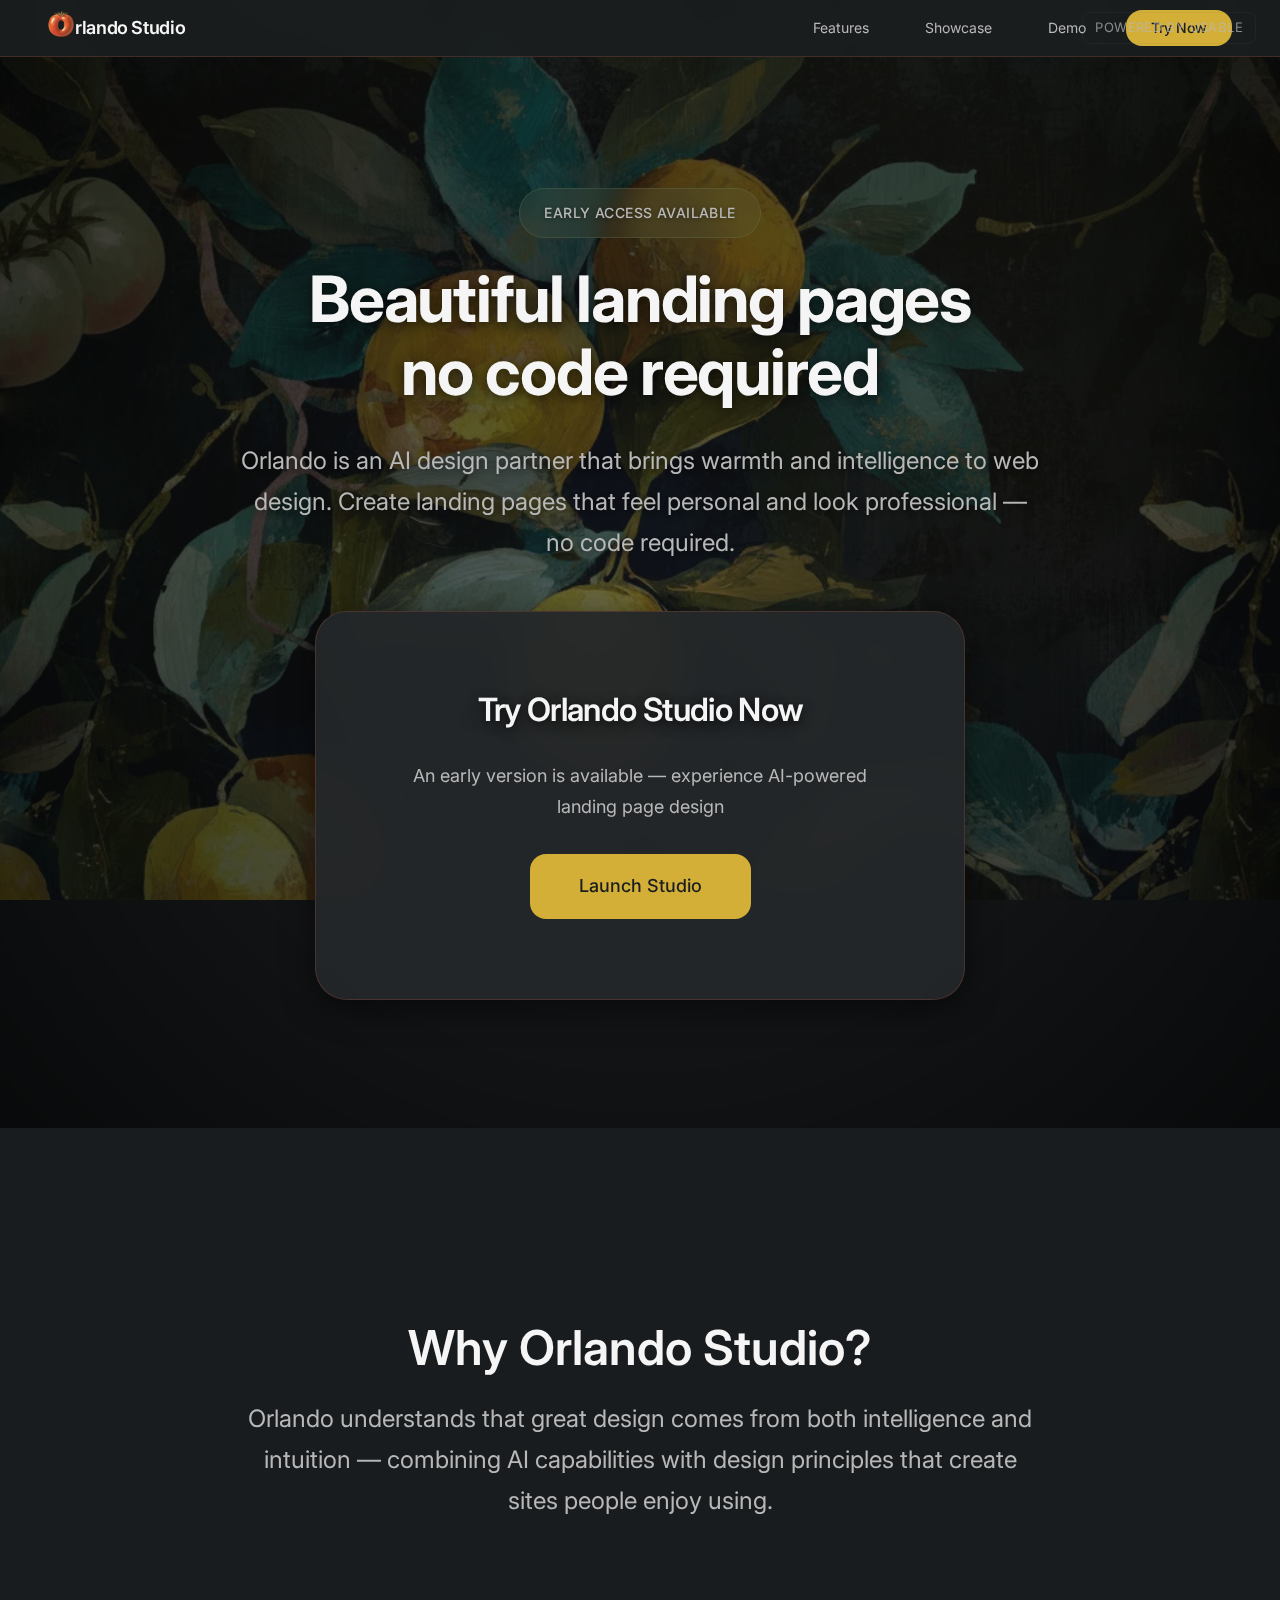
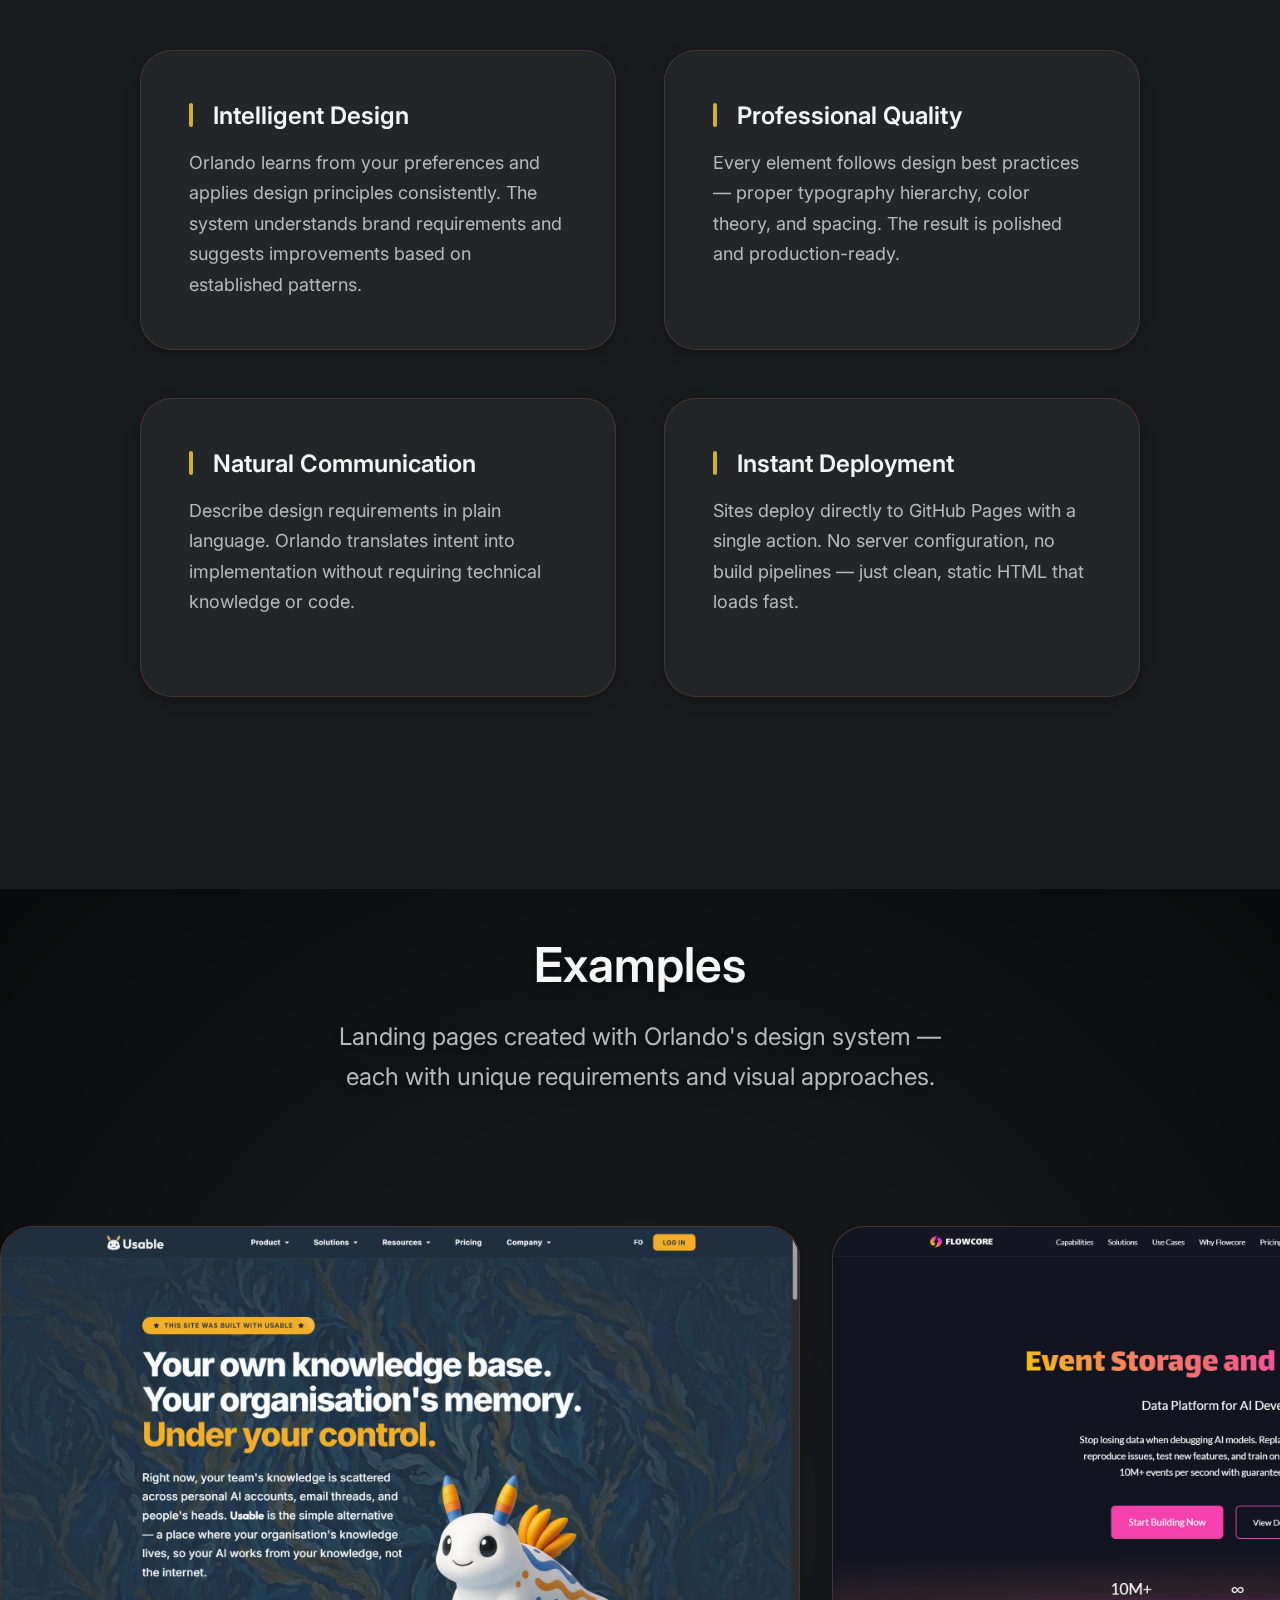
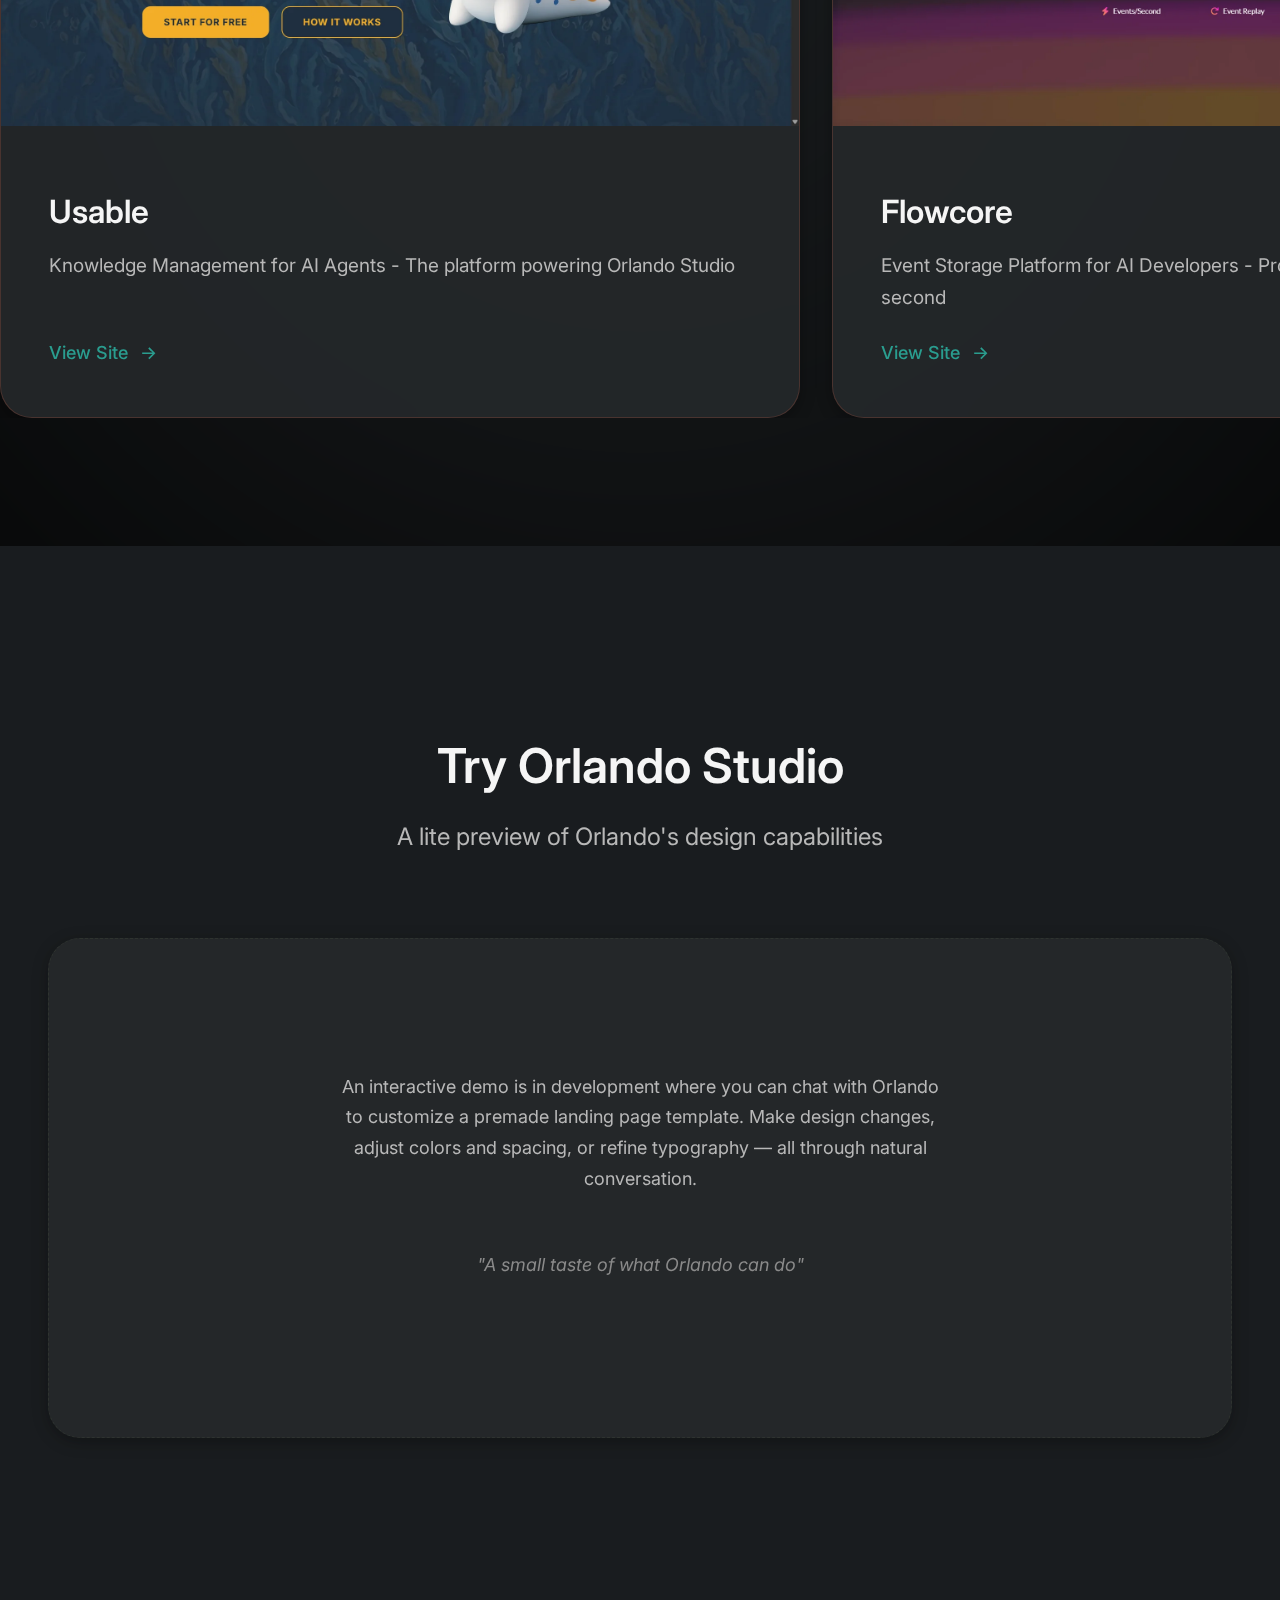
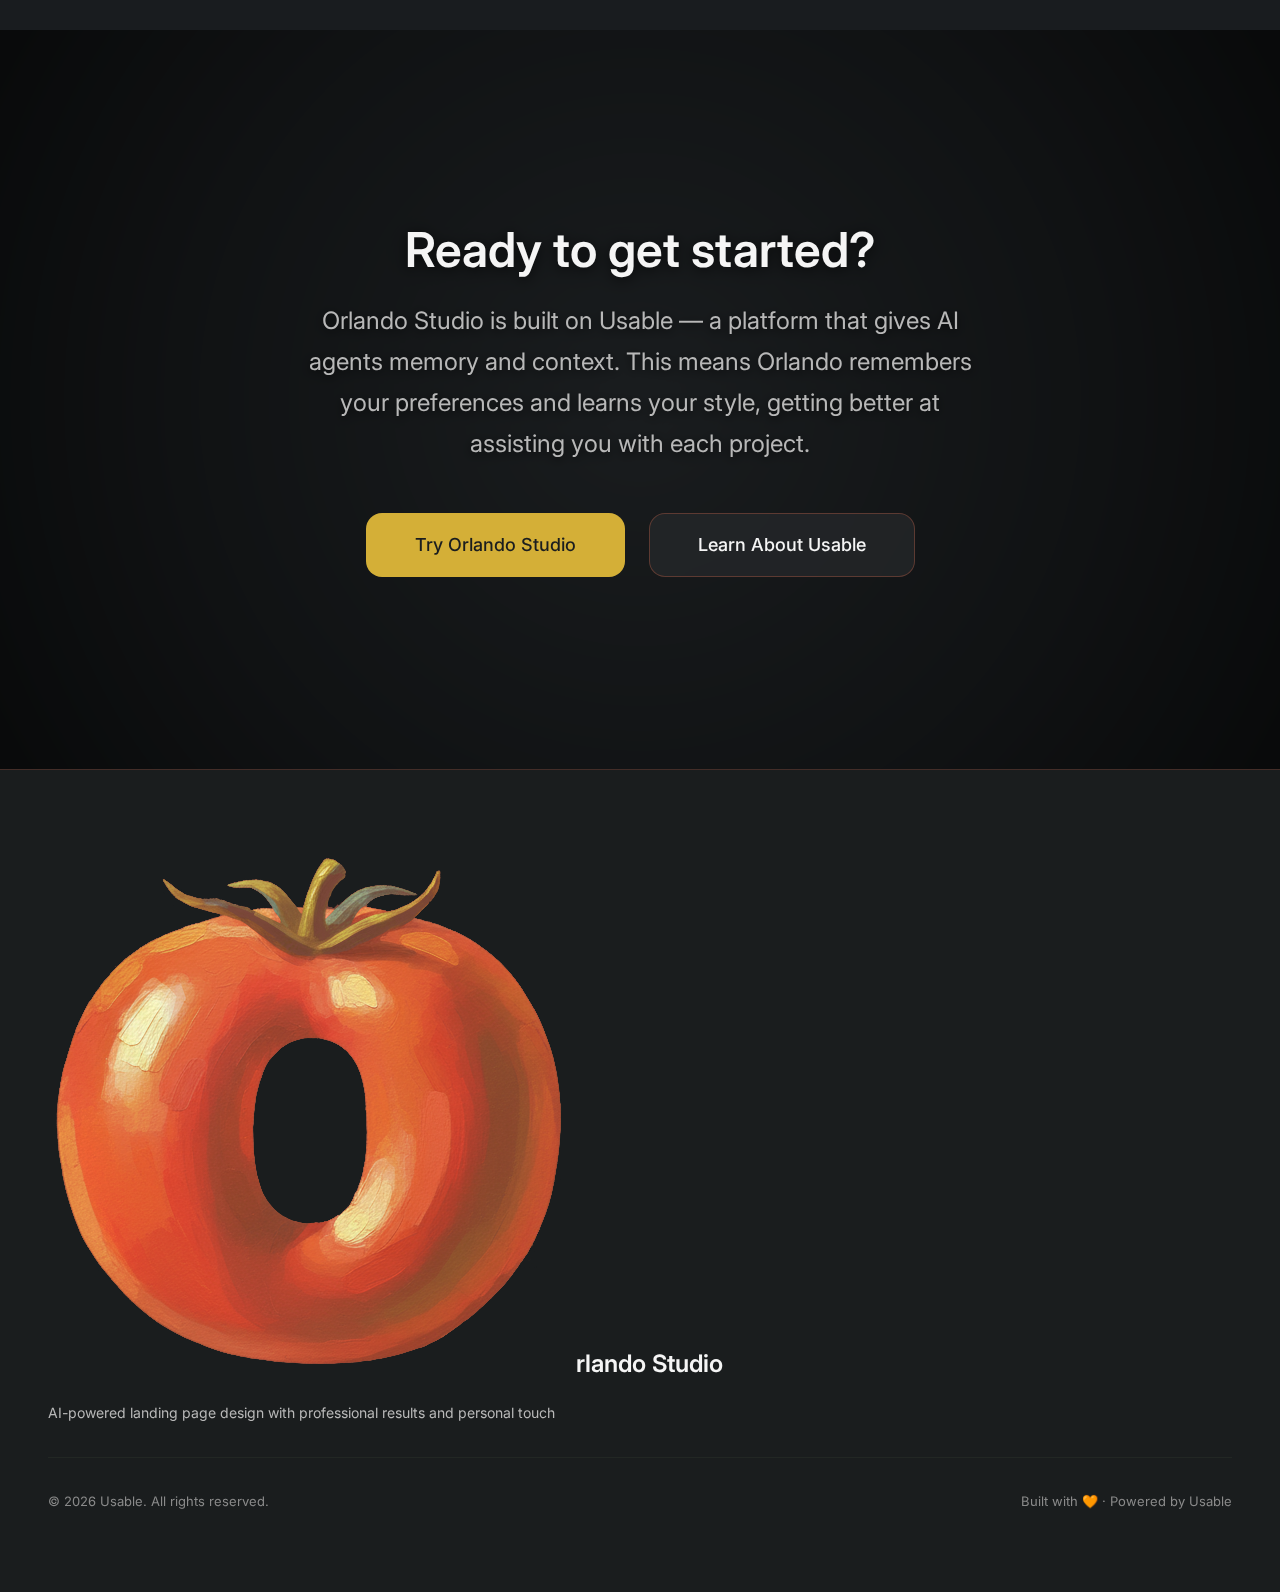
<file: index.html>
<!DOCTYPE html>
<html lang="en">
<head>
  <meta charset="UTF-8">
  <meta name="viewport" content="width=device-width, initial-scale=1.0">
  <meta name="description" content="Orlando Studio - Professional landing pages with Italian design sensibility. AI-powered design tool coming soon.">
  <meta name="keywords" content="landing page, web design, AI design, Orlando Studio, Usable">
  
  <!-- Canonical URL -->
  <link rel="canonical" href="https://orlando.studio/">
  
  <!-- Open Graph / Social Media -->
  <meta property="og:title" content="Orlando Studio - Professional Landing Pages">
  <meta property="og:description" content="AI-powered landing page design with professional results and personal touch.">
  <meta property="og:type" content="website">
  <meta property="og:url" content="https://orlando.studio/">
  <meta property="og:image" content="https://orlando.studio/public/images/og-image.png">
  <meta property="og:image:width" content="1200">
  <meta property="og:image:height" content="630">
  <meta property="og:image:alt" content="Orlando Studio - Professional Landing Page Design">
  
  <title>Orlando Studio - Professional Landing Pages</title>
  
  <!-- Favicon -->
  <link rel="icon" type="image/png" href="public/images/TomatoFavicon2.png">
  
  <!-- Preconnect to external domains for performance -->
  <link rel="preconnect" href="https://fonts.googleapis.com">
  <link rel="preconnect" href="https://fonts.gstatic.com" crossorigin>
  
  <!-- Google Fonts -->
  <link href="https://fonts.googleapis.com/css2?family=Inter:wght@400;500;600;700&display=swap" rel="stylesheet">
  
  <!-- Stylesheets - Orlando Standard: Load main.css first, then components -->
  <!-- Main: Contains ALL variables, base styles, and utilities -->
  <link rel="stylesheet" href="css/main.css">
  
  <!-- Component-specific styles: Load only what this page needs -->
  <link rel="stylesheet" href="css/components/shared.css">
  <link rel="stylesheet" href="css/components/navbar.css">
  <link rel="stylesheet" href="css/components/hero.css">
  <link rel="stylesheet" href="css/components/features.css">
  <link rel="stylesheet" href="css/components/showcase.css">
  <link rel="stylesheet" href="css/components/demo.css">
  <link rel="stylesheet" href="css/components/cta.css">
  <link rel="stylesheet" href="css/components/footer.css">
  
  <!-- Structured Data - Schema.org -->
  <script type="application/ld+json">
  {
    "@context": "https://schema.org",
    "@type": "Organization",
    "name": "Orlando Studio",
    "url": "https://orlando.studio/",
    "description": "AI-powered landing page design with professional results and personal touch",
    "foundingDate": "2025",
    "founders": [{
      "@type": "Person",
      "name": "Orlando"
    }],
    "sameAs": [
      "https://usable.dev"
    ]
  }
  </script>
  
  <!-- Additional Structured Data - Software Application -->
  <script type="application/ld+json">
  {
    "@context": "https://schema.org",
    "@type": "SoftwareApplication",
    "name": "Orlando Studio",
    "applicationCategory": "DesignApplication",
    "offers": {
      "@type": "Offer",
      "price": "0",
      "priceCurrency": "USD"
    },
    "operatingSystem": "Web Browser",
    "description": "AI-powered landing page design tool that creates professional websites with warmth and intelligence"
  }
  </script>
</head>
<body>
  
  <!-- Skip to Content Link (WCAG 2.4.1) -->
  <a href="#main-content" class="skip-to-content">Skip to main content</a>
  
  <!-- ============================================
       NAVBAR - Fixed Navigation
       BEM: navbar, navbar__container, navbar__logo, navbar__nav, navbar__link, navbar__badge, navbar__toggle
       ============================================ -->
  <header class="navbar" role="banner">
    <div class="navbar__wrapper">
      <nav class="container navbar__container" role="navigation" aria-label="Main navigation">
        <a href="#hero" class="navbar__logo">
          <img src="public/images/TomatoFavicon2.png" alt="Orlando Studio" class="navbar__logo-icon">
          <span>rlando Studio</span>
        </a>
        
        <!-- Mobile menu toggle button -->
        <button class="navbar__toggle" aria-label="Toggle navigation menu" aria-expanded="false">
          <span class="navbar__toggle-line"></span>
          <span class="navbar__toggle-line"></span>
          <span class="navbar__toggle-line"></span>
        </button>
        
        <div class="navbar__menu">
          <ul class="navbar__nav">
            <li><a href="#features" class="navbar__link">Features</a></li>
            <li><a href="#showcase" class="navbar__link">Showcase</a></li>
            <li><a href="#demo" class="navbar__link">Demo</a></li>
            <li><a href="https://orlando-studio.usable.dev/" target="_blank" rel="noopener" class="btn btn--primary">Try Now</a></li>
          </ul>
        </div>
      </nav>
      
      <a href="https://usable.dev" target="_blank" rel="noopener" class="navbar__badge">Powered by Usable</a>
    </div>
  </header>

  <!-- Mobile menu backdrop -->
  <div class="navbar__backdrop"></div>

  <main id="main-content" role="main">
    
    <!-- ============================================
         HERO SECTION - Above the fold
         BEM: hero, hero__content, hero__title, hero__subtitle, hero__form
         ============================================ -->
    <section class="hero" id="hero" aria-labelledby="hero-title">
      <div class="container">
        <div class="hero__content">
          
          <!-- Status badge -->
          <div class="badge badge--primary mb-lg">
            Early Access Available
          </div>
          
          <!-- Hero headline -->
          <h1 class="hero__title" id="hero-title">
            Beautiful landing pages<br>no code required
          </h1>
          
          <!-- Hero description -->
          <p class="hero__subtitle">
            Orlando is an AI design partner that brings warmth and intelligence to web design. Create landing pages that feel personal and look professional — no code required.
          </p>
          
          <!-- CTA Box -->
          <div class="hero__form" id="signup">
            <h2 class="hero__form-heading">Try Orlando Studio Now</h2>
            <p class="hero__form-note">
              An early version is available — experience AI-powered landing page design
            </p>
            <div class="hero__form-actions">
              <a href="https://orlando-studio.usable.dev/" target="_blank" rel="noopener" class="btn btn--primary">
                Launch Studio
              </a>
            </div>
          </div>
          
        </div>
      </div>
    </section>

    <!-- ============================================
         FEATURES SECTION - What is Orlando Studio?
         BEM: features, features__heading, features__title, features__subtitle, features__grid
         Uses generic .card component with BEM
         ============================================ -->
    <section class="features" id="features" aria-labelledby="features-title">
      <div class="container">
        
        <!-- Section heading -->
        <div class="features__heading">
          <h2 class="features__title" id="features-title">Why Orlando Studio?</h2>
          <p class="features__subtitle">
            Orlando understands that great design comes from both intelligence and intuition — combining AI capabilities with design principles that create sites people enjoy using.
          </p>
        </div>
        
        <!-- Features grid -->
        <div class="features__grid">
          
          <!-- Feature Card 1 -->
          <div class="card">
            <h3 class="card__title">Intelligent Design</h3>
            <p class="card__description">
              Orlando learns from your preferences and applies design principles consistently. The system understands brand requirements and suggests improvements based on established patterns.
            </p>
          </div>
          
          <!-- Feature Card 2 -->
          <div class="card">
            <h3 class="card__title">Professional Quality</h3>
            <p class="card__description">
              Every element follows design best practices — proper typography hierarchy, color theory, and spacing. The result is polished and production-ready.
            </p>
          </div>
          
          <!-- Feature Card 3 -->
          <div class="card">
            <h3 class="card__title">Natural Communication</h3>
            <p class="card__description">
              Describe design requirements in plain language. Orlando translates intent into implementation without requiring technical knowledge or code.
            </p>
          </div>
          
          <!-- Feature Card 4 -->
          <div class="card">
            <h3 class="card__title">Instant Deployment</h3>
            <p class="card__description">
              Sites deploy directly to GitHub Pages with a single action. No server configuration, no build pipelines — just clean, static HTML that loads fast.
            </p>
          </div>
          
        </div>
      </div>
    </section>

    <!-- ============================================
         SHOWCASE SECTION - Carousel of example sites
         BEM: showcase, showcase__carousel, showcase__slide, showcase__card, showcase__controls
         ============================================ -->
    <section class="showcase" id="showcase" aria-labelledby="showcase-title">
      <div class="container">
        
        <!-- Section heading -->
        <div class="showcase__heading">
          <h2 class="showcase__title" id="showcase-title">Examples</h2>
          <p class="showcase__subtitle">
            Landing pages created with Orlando's design system — each with unique requirements and visual approaches.
          </p>
        </div>
        
        <!-- Carousel container -->
        <div class="showcase__carousel">
          
          <!-- Carousel viewport -->
          <div class="showcase__viewport">
            <div class="showcase__track">
              
              <!-- Slide 1: Usable -->
              <div class="showcase__slide">
                <div class="showcase__card">
                  <div class="showcase__image">
                    <img src="public/images/showcase/Usable.webp" alt="Usable landing page featuring their mascot character and tagline 'Your AI Agent Sucks at Knowledge Management - Usable to the rescue' with plug-and-play knowledge management description">
                  </div>
                  <div class="showcase__card-content">
                    <h3 class="showcase__card-title">Usable</h3>
                    <p class="showcase__card-description">
                      Knowledge Management for AI Agents - The platform powering Orlando Studio
                    </p>
                    <a href="https://usable.dev" target="_blank" rel="noopener" class="link-with-icon">
                      View Site <span>→</span>
                    </a>
                  </div>
                </div>
              </div>
              
              <!-- Slide 2: Flowcore -->
              <div class="showcase__slide">
                <div class="showcase__card">
                  <div class="showcase__image">
                    <img src="public/images/showcase/Flowcore.webp" alt="Flowcore landing page with dark theme displaying 'Event Storage and Processing' headline and 'Data Platform for AI Developers' with statistics showing 10M+ events per second and 99.9% uptime">
                  </div>
                  <div class="showcase__card-content">
                    <h3 class="showcase__card-title">Flowcore</h3>
                    <p class="showcase__card-description">
                      Event Storage Platform for AI Developers - Process millions of events per second
                    </p>
                    <a href="https://flowcore.com" target="_blank" rel="noopener" class="link-with-icon">
                      View Site <span>→</span>
                    </a>
                  </div>
                </div>
              </div>
              
              <!-- Slide 3: Vitlíki -->
              <div class="showcase__slide">
                <div class="showcase__card">
                  <div class="showcase__image">
                    <img src="public/images/showcase/Vitliki.webp" alt="Vitlíki landing page for Talgildu Føroyar with ocean gradient background, featuring 'Vitlíki fyri allar Føroyar' headline in Faroese and call-to-action buttons">
                  </div>
                  <div class="showcase__card-content">
                    <h3 class="showcase__card-title">Vitlíki</h3>
                    <p class="showcase__card-description">
                      Digital Innovation Initiative - Building AI capabilities in the Faroe Islands
                    </p>
                    <a href="https://vitliki.talgildu.fo" target="_blank" rel="noopener" class="link-with-icon">
                      View Site <span>→</span>
                    </a>
                  </div>
                </div>
              </div>
              
              <!-- Slide 4: Tonik -->
              <div class="showcase__slide">
                <div class="showcase__card">
                  <div class="showcase__image">
                    <img src="public/images/showcase/Tonik.webp" alt="Tonik event landing page with vibrant purple and pink gradient, featuring large 'TONIK' typography and tagline 'Let's Ride THE NEXT WAVE' for the tech and art summit in Faroe Islands">
                  </div>
                  <div class="showcase__card-content">
                    <h3 class="showcase__card-title">Tonik</h3>
                    <p class="showcase__card-description">
                      Tech & Art Summit - Where business, creativity, and innovation converge
                    </p>
                    <a href="https://tonik.fo" target="_blank" rel="noopener" class="link-with-icon">
                      View Site <span>→</span>
                    </a>
                  </div>
                </div>
              </div>
              
            </div>
          </div>
          
        </div>
      </div>
    </section>

    <!-- ============================================
         DEMO SECTION - Interactive demo placeholder
         BEM: demo, demo__heading, demo__placeholder
         Uses .card--dashed modifier
         ============================================ -->
    <section class="demo" id="demo" aria-labelledby="demo-title">
      <div class="container">
        
        <!-- Section heading -->
        <div class="demo__heading">
          <h2 class="demo__title" id="demo-title">Try Orlando Studio</h2>
          <p class="demo__subtitle">
            A lite preview of Orlando's design capabilities
          </p>
        </div>
        
        <!-- Demo placeholder -->
        <div class="demo__placeholder">
          <div class="card card--dashed">
            <p class="card__description">
              An interactive demo is in development where you can chat with Orlando to customize a premade landing page template. Make design changes, adjust colors and spacing, or refine typography — all through natural conversation.
            </p>
            <p class="card__quote">
              "A small taste of what Orlando can do"
            </p>
          </div>
        </div>
        
      </div>
    </section>

    <!-- ============================================
         CTA SECTION - Final call-to-action
         BEM: cta, cta__content, cta__heading, cta__description, cta__actions
         ============================================ -->
    <section class="cta" id="cta">
      <div class="container">
        <div class="cta__content">
          
          <!-- CTA Heading -->
          <h2 class="cta__heading">Ready to get started?</h2>
          
          <!-- CTA Description -->
          <p class="cta__description">
            Orlando Studio is built on Usable — a platform that gives AI agents memory and context. This means Orlando remembers your preferences and learns your style, getting better at assisting you with each project.
          </p>
          
          <!-- CTA Actions -->
          <div class="cta__actions">
            <a href="https://orlando-studio.usable.dev/" target="_blank" rel="noopener" class="btn btn--primary cta__btn--primary">
              Try Orlando Studio
            </a>
            <a href="https://usable.dev" target="_blank" rel="noopener" class="btn btn--secondary cta__btn--secondary">
              Learn About Usable
            </a>
          </div>
          
        </div>
      </div>
    </section>

  </main>

  <!-- ============================================
       FOOTER - Site footer
       BEM: footer, footer__top, footer__bottom, footer__brand, footer__tagline, footer__copyright, footer__attribution
       ============================================ -->
  <footer class="footer" role="contentinfo">
    <div class="container">
      
      <!-- Top: Brand and tagline -->
      <div class="footer__top">
        <div class="footer__brand">
          <img src="public/images/TomatoFavicon2.png" alt="Orlando Studio" class="footer__brand-icon">
          <span>rlando Studio</span>
        </div>
        <p class="footer__tagline">
          AI-powered landing page design with professional results and personal touch
        </p>
      </div>
      
      <!-- Bottom: Copyright and attribution -->
      <div class="footer__bottom">
        <p class="footer__copyright">
          © 2026 Usable. All rights reserved.
        </p>
        <p class="footer__attribution">
          Built with 🧡 · Powered by <a href="https://usable.dev" target="_blank" rel="noopener">Usable</a>
        </p>
      </div>
      
    </div>
  </footer>

  <!-- Scripts - Deferred for optimal performance -->
  <script src="js/navigation.js" defer></script>
  <script src="js/carousel.js" defer></script>
  <script src="js/signup.js" defer></script>
  
</body>
</html>
</file>
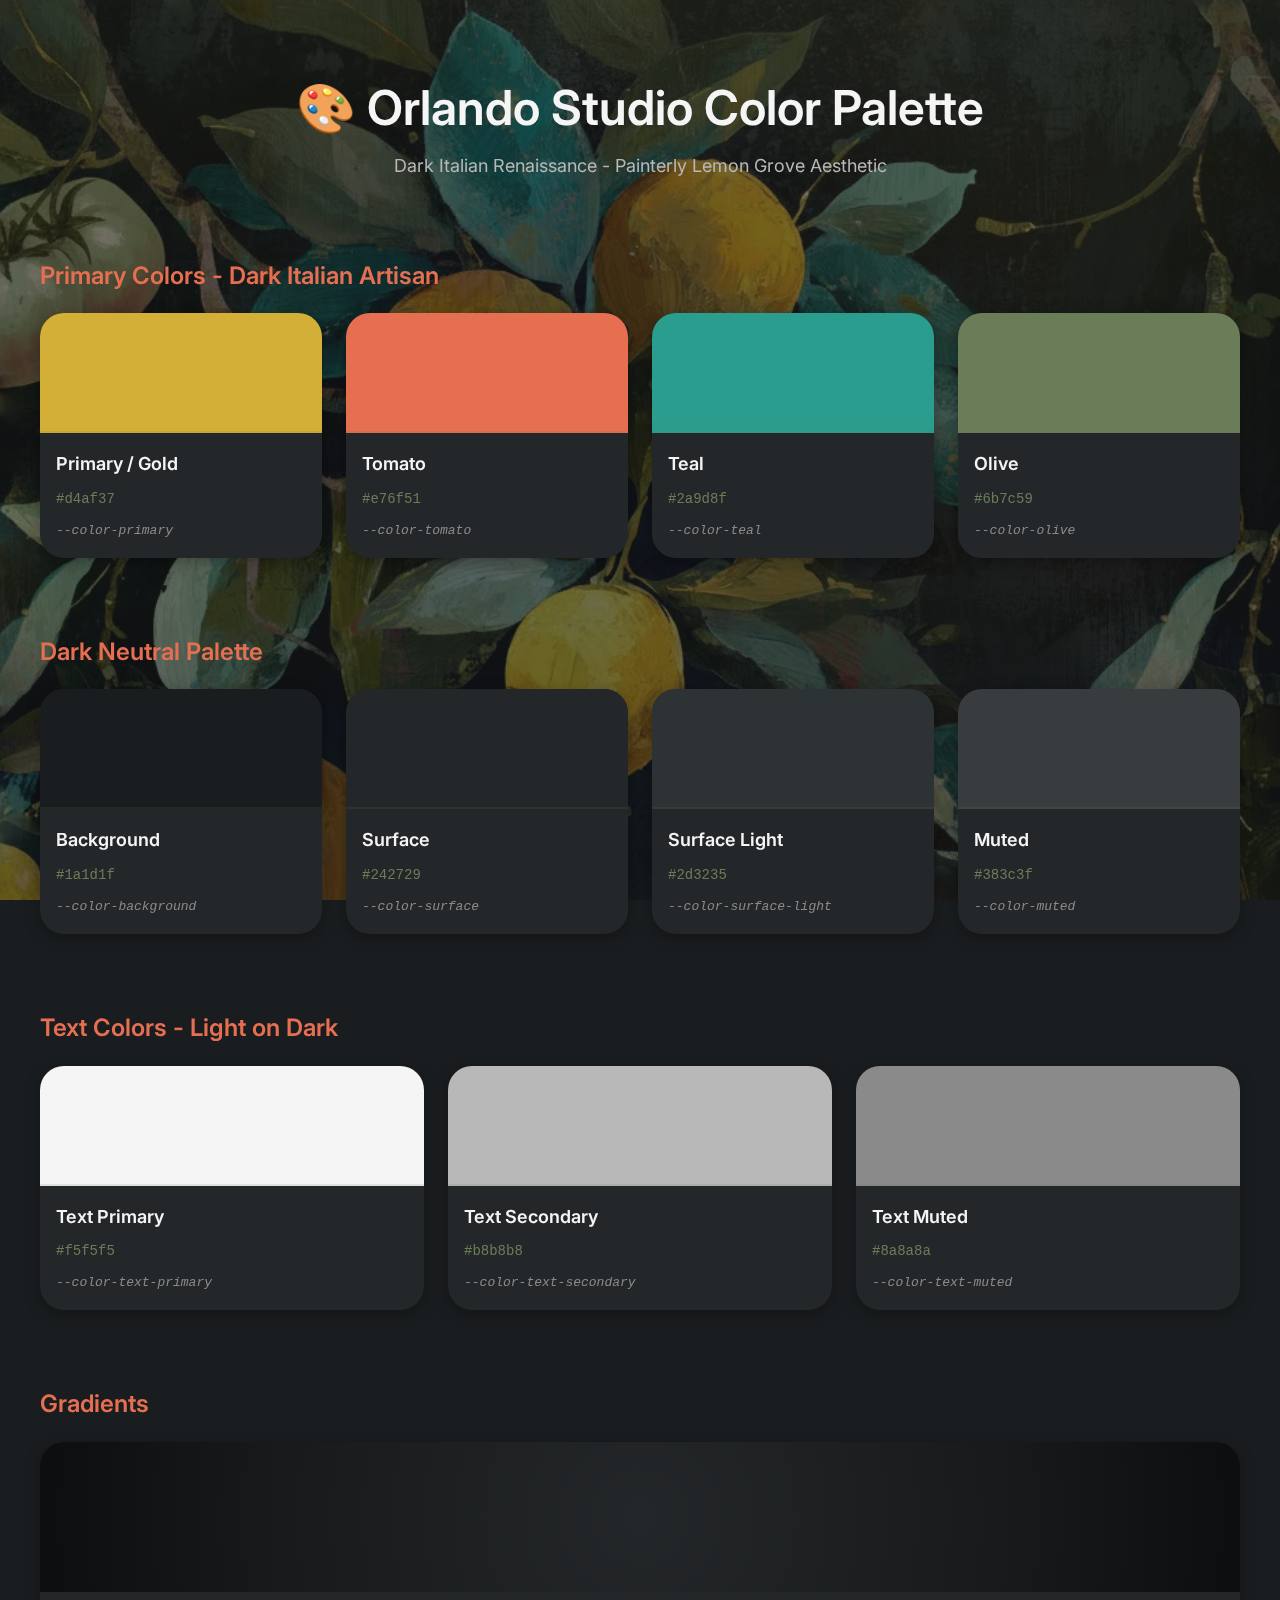
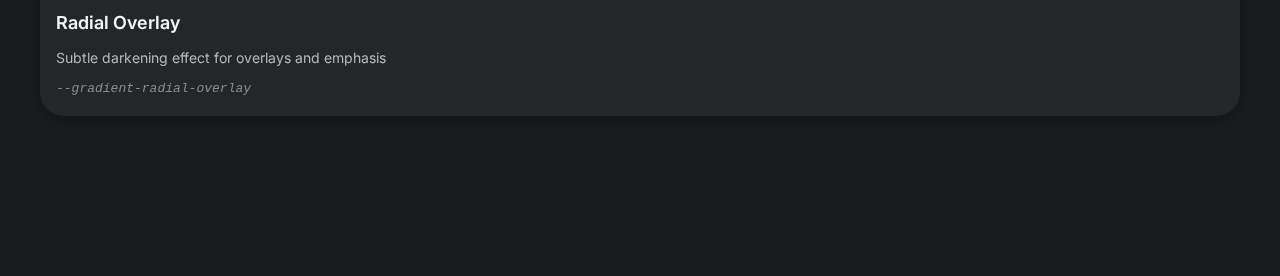
<file: palette.html>
<!DOCTYPE html>
<html lang="en">
<head>
  <meta charset="UTF-8">
  <meta name="viewport" content="width=device-width, initial-scale=1.0">
  <title>Orlando Studio - Color Palette</title>
  
  <!-- Favicon -->
  <link rel="icon" type="image/png" href="public/images/TomatoFavicon2.png">
  
  <link href="https://fonts.googleapis.com/css2?family=Inter:wght@400;500;600;700&display=swap" rel="stylesheet">
  <link rel="stylesheet" href="css/main.css">
  <link rel="stylesheet" href="css/components/palette.css">
</head>
<body class="palette-body">
  <div class="palette-container">
    <h1 class="palette-title">🎨 Orlando Studio Color Palette</h1>
    <p class="palette-subtitle">Dark Italian Renaissance - Painterly Lemon Grove Aesthetic</p>
    
    <!-- Primary Colors -->
    <div class="palette-section">
      <h2 class="palette-section-title">Primary Colors - Dark Italian Artisan</h2>
      <div class="color-grid">
        <div class="color-card">
          <div class="color-swatch color-swatch--primary"></div>
          <div class="color-info">
            <div class="color-name">Primary / Gold</div>
            <div class="color-value">#d4af37</div>
            <div class="color-variable">--color-primary</div>
          </div>
        </div>
        <div class="color-card">
          <div class="color-swatch color-swatch--tomato"></div>
          <div class="color-info">
            <div class="color-name">Tomato</div>
            <div class="color-value">#e76f51</div>
            <div class="color-variable">--color-tomato</div>
          </div>
        </div>
        <div class="color-card">
          <div class="color-swatch color-swatch--teal"></div>
          <div class="color-info">
            <div class="color-name">Teal</div>
            <div class="color-value">#2a9d8f</div>
            <div class="color-variable">--color-teal</div>
          </div>
        </div>
        <div class="color-card">
          <div class="color-swatch color-swatch--olive"></div>
          <div class="color-info">
            <div class="color-name">Olive</div>
            <div class="color-value">#6b7c59</div>
            <div class="color-variable">--color-olive</div>
          </div>
        </div>
      </div>
    </div>
    
    <!-- Dark Neutrals -->
    <div class="palette-section">
      <h2 class="palette-section-title">Dark Neutral Palette</h2>
      <div class="color-grid">
        <div class="color-card">
          <div class="color-swatch color-swatch--background"></div>
          <div class="color-info">
            <div class="color-name">Background</div>
            <div class="color-value">#1a1d1f</div>
            <div class="color-variable">--color-background</div>
          </div>
        </div>
        <div class="color-card">
          <div class="color-swatch color-swatch--surface"></div>
          <div class="color-info">
            <div class="color-name">Surface</div>
            <div class="color-value">#242729</div>
            <div class="color-variable">--color-surface</div>
          </div>
        </div>
        <div class="color-card">
          <div class="color-swatch color-swatch--surface-light"></div>
          <div class="color-info">
            <div class="color-name">Surface Light</div>
            <div class="color-value">#2d3235</div>
            <div class="color-variable">--color-surface-light</div>
          </div>
        </div>
        <div class="color-card">
          <div class="color-swatch color-swatch--muted"></div>
          <div class="color-info">
            <div class="color-name">Muted</div>
            <div class="color-value">#383c3f</div>
            <div class="color-variable">--color-muted</div>
          </div>
        </div>
      </div>
    </div>
    
    <!-- Text Colors -->
    <div class="palette-section">
      <h2 class="palette-section-title">Text Colors - Light on Dark</h2>
      <div class="color-grid">
        <div class="color-card">
          <div class="color-swatch color-swatch--text-primary"></div>
          <div class="color-info">
            <div class="color-name">Text Primary</div>
            <div class="color-value">#f5f5f5</div>
            <div class="color-variable">--color-text-primary</div>
          </div>
        </div>
        <div class="color-card">
          <div class="color-swatch color-swatch--text-secondary"></div>
          <div class="color-info">
            <div class="color-name">Text Secondary</div>
            <div class="color-value">#b8b8b8</div>
            <div class="color-variable">--color-text-secondary</div>
          </div>
        </div>
        <div class="color-card">
          <div class="color-swatch color-swatch--text-muted"></div>
          <div class="color-info">
            <div class="color-name">Text Muted</div>
            <div class="color-value">#8a8a8a</div>
            <div class="color-variable">--color-text-muted</div>
          </div>
        </div>
      </div>
    </div>
    
    <!-- Gradients -->
    <div class="palette-section">
      <h2 class="palette-section-title">Gradients</h2>
      
      <div class="gradient-card">
        <div class="gradient-swatch gradient-swatch--radial-overlay"></div>
        <div class="gradient-info">
          <div class="gradient-name">Radial Overlay</div>
          <div class="gradient-desc">Subtle darkening effect for overlays and emphasis</div>
          <div class="gradient-value">--gradient-radial-overlay</div>
        </div>
      </div>
    </div>
  </div>
  
  <!-- Click-to-Copy Functionality -->
  <script>
    // Make all color values, CSS variables, and gradient values clickable
    document.querySelectorAll('.color-value, .color-variable').forEach(el => {
      el.style.cursor = 'pointer';
      el.title = 'Click to copy';
      
      el.addEventListener('click', () => {
        const text = el.textContent.trim();
        navigator.clipboard.writeText(text).then(() => {
          // Visual feedback
          const originalText = el.textContent;
          const originalColor = el.style.color;
          
          el.textContent = '✓ Copied!';
          el.style.color = 'var(--color-teal)';
          
          setTimeout(() => {
            el.textContent = originalText;
            el.style.color = originalColor;
          }, 1000);
        });
      });
    });
  </script>
</body>
</html>
</file>
<file: css/components/shared.css>
/**
 * Orlando Studio - Shared Components
 * Reusable components used across multiple sections
 * BEM: badge, btn, card, input-group, form-success, grid, progress, link-with-icon
 */

/* ============================================
   BADGE COMPONENT
   Usage: Status indicators, labels
   ============================================ */

.badge {
  display: inline-block;
  padding: var(--space-sm) var(--space-lg);
  border-radius: var(--radius-full);
  font-size: var(--font-size-small);
  font-weight: var(--font-medium);
  text-transform: uppercase;
  letter-spacing: var(--letter-spacing-wide);
  transition: all var(--transition-normal);
}

.badge--primary {
  background: var(--color-olive-15);
  color: var(--color-text-secondary);
  border: 1px solid var(--color-olive-30);
  backdrop-filter: blur(10px);
  text-shadow: var(--text-shadow-sm);
}

/* Orlando Standard: No hover on non-clickable badges
   Badges are informational, not interactive elements */

/* ============================================
   BUTTON COMPONENT
   Usage: CTAs, form submissions
   Touch targets: Minimum 44×44px (WCAG 2.5.5)
   Focus: Component-specific handling
   ============================================ */

.btn {
  display: inline-flex;
  align-items: center;
  justify-content: center;
  padding: var(--space-md) var(--space-2xl);
  min-height: 48px;
  border-radius: var(--radius);
  font-size: var(--font-size-body);
  font-weight: var(--font-medium);
  text-align: center;
  cursor: pointer;
  border: 1px solid transparent;
  transition: all var(--transition-normal), transform var(--transition-fast);
  text-decoration: none;
  -webkit-tap-highlight-color: var(--color-primary-20);
  touch-action: manipulation;
}

.btn:focus-visible {
  outline: 1px solid var(--color-teal);
  outline-offset: 2px;
}

.btn--primary {
  background: var(--color-primary);
  color: var(--color-text-on-accent);
  border-color: transparent;
}

.btn--primary:hover {
  background: var(--color-teal);
  border-color: transparent;
  color: var(--color-text-primary);
}

.btn--primary:focus-visible {
  outline: 1px solid var(--color-teal);
  outline-offset: 2px;
}

.btn--secondary {
  background: var(--color-surface-80);
  color: var(--color-text-primary);
  border-color: var(--color-tomato-30);
  backdrop-filter: blur(10px);
}

.btn--secondary:hover {
  background: var(--color-surface-95);
  border-color: var(--color-tomato-50);
  box-shadow: var(--shadow);
}

.btn--secondary:focus-visible {
  outline: 1px solid var(--color-teal);
  outline-offset: 2px;
}

/* ============================================
   CARD COMPONENT
   Usage: Content containers, feature cards
   Hover: Subtle lift effect (Orlando standard)
   ============================================ */

.card {
  background: var(--color-surface-95);
  border: 1px solid var(--color-tomato-20);
  border-radius: var(--radius-xl);
  padding: var(--space-2xl);
  transition: all var(--transition-normal);
  height: 100%;
  backdrop-filter: blur(20px);
  box-shadow: var(--shadow-card);
}

/* Orlando Standard: No hover on non-clickable cards
   These are informational display cards, not interactive elements
   Only links/buttons inside cards should have hover effects */

.card__title {
  font-size: var(--font-size-h3);
  font-weight: var(--font-semibold);
  margin-bottom: var(--space-md);
  color: var(--color-text-primary);
  line-height: var(--line-height-snug);
}

.card__description {
  color: var(--color-text-secondary);
  line-height: var(--line-height-relaxed);
  margin-bottom: 0;
  font-size: var(--font-size-body);
}

/* Card Modifier - Dashed border style for placeholders */
.card--dashed {
  /* Orlando Note: Could use .flex-center + .text-center utilities in HTML */
  border-style: dashed;
  border-width: 1px;
  border-color: var(--color-border);
  background: var(--color-surface);
  display: flex;
  flex-direction: column;
  align-items: center;
  justify-content: center;
  text-align: center;
  min-height: 500px;
  padding: var(--space-4xl) var(--space-2xl);
}

.card--dashed .card__title {
  font-size: clamp(1.5rem, 2.5vw, 1.75rem);
  margin-bottom: var(--space-lg);
}

.card--dashed .card__description {
  /* Orlando Note: Could use .max-w-600 utility in HTML */
  max-width: 600px;
  margin-bottom: var(--space-xl);
}

.card__quote {
  font-style: italic;
  color: var(--color-text-muted);
  font-size: var(--font-size-body);
  margin-top: var(--space-lg);
}

/* ============================================
   INPUT GROUP COMPONENT
   Usage: Form fields with labels
   Focus: Visible focus ring
   ============================================ */

.input-group {
  margin-bottom: var(--space-lg);
}

.input-group__label {
  display: block;
  margin-bottom: var(--space-sm);
  font-weight: var(--font-medium);
  color: var(--color-text-primary);
}

.input-group__field {
  width: 100%;
  padding: var(--space-md) var(--space-lg);
  border: 1px solid var(--color-border);
  border-radius: var(--radius);
  font-size: var(--font-size-body);
  font-family: var(--font-family-base);
  transition: border-color var(--transition-fast);
  background: var(--color-surface-light);
  color: var(--color-text-primary);
}

.input-group__field:focus-visible {
  border-color: var(--color-teal);
  outline: 1px solid var(--color-teal);
  outline-offset: 2px;
}

.input-group__field::placeholder {
  color: var(--color-text-muted);
}

/* ============================================
   FORM SUCCESS MESSAGE COMPONENT
   ============================================ */

.form-success {
  padding: var(--space-lg);
  background: var(--color-surface);
  border: 1px solid var(--color-success);
  border-radius: var(--radius);
  color: var(--color-success);
  font-weight: var(--font-medium);
  animation: fadeIn 400ms ease-out;
  display: none;
}

.form-success.show {
  display: block;
}

/* ============================================
   GRID SYSTEM
   Usage: Layout for feature cards, content grids
   ============================================ */

.grid {
  display: grid;
  gap: var(--space-2xl);
}

.grid--2 {
  grid-template-columns: repeat(auto-fit, minmax(300px, 1fr));
}

.grid--3 {
  grid-template-columns: repeat(auto-fit, minmax(280px, 1fr));
}

.grid--4 {
  grid-template-columns: repeat(auto-fit, minmax(260px, 1fr));
}

@media (max-width: 768px) {
  .grid {
    gap: var(--space-lg);
  }
  
  .grid--2,
  .grid--3,
  .grid--4 {
    grid-template-columns: 1fr;
  }
}

/* ============================================
   PROGRESS BAR COMPONENT
   Usage: Loading states, carousel indicators
   ============================================ */

.progress {
  width: 100%;
  height: 4px;
  background: var(--color-muted);
  border-radius: var(--radius-full);
  overflow: hidden;
}

.progress__fill {
  height: 100%;
  background: var(--color-primary);
  border-radius: var(--radius-full);
  transition: width var(--transition-slow);
}

/* ============================================
   LINK WITH ICON COMPONENT
   Usage: External links, navigation
   ============================================ */

.link-with-icon {
  display: inline-flex;
  align-items: center;
  gap: var(--space-sm);
  color: var(--color-link);
  font-weight: var(--font-medium);
  transition: color var(--transition-fast);
}

.link-with-icon:hover {
  color: var(--color-primary);
}

/* Orlando Standard: Use 1px teal outline for focus consistency */
.link-with-icon:focus-visible {
  outline: 1px solid var(--color-teal);
  outline-offset: 2px;
  border-radius: var(--radius-sm);
}

.link-with-icon span {
  transition: transform var(--transition-fast);
}

.link-with-icon:hover span {
  transform: translateX(4px);
}
</file>
<file: css/components/navbar.css>
/**
 * Orlando Studio - Navbar Component
 * Fixed navigation header with logo icon
 * BEM: navbar, navbar__wrapper, navbar__container, navbar__logo, navbar__logo-icon, navbar__menu, navbar__nav, navbar__link, navbar__badge, navbar__toggle, navbar__toggle-line, navbar__backdrop
 */

.navbar {
  position: fixed;
  top: 0;
  left: 0;
  right: 0;
  z-index: var(--z-fixed);
  background: var(--color-background-95);
  backdrop-filter: blur(12px);
  border-bottom: 1px solid var(--color-border-tomato);
  padding: var(--space-xs) 0;
  transition: all var(--transition-normal);
}

.navbar__wrapper {
  display: flex;
  align-items: center;
  width: 100%;
  position: relative;
}

.navbar__container {
  display: flex;
  align-items: center;
  justify-content: space-between;
  gap: var(--space-xl);
  flex: 1;
}

.navbar__logo {
  display: inline-flex;
  align-items: center;
  gap: 1px; /* Very tight for tomato "O" effect */
  font-size: var(--font-size-body); /* Smaller, more refined */
  font-weight: var(--font-semibold); /* Less heavy, more elegant */
  color: var(--color-text-primary);
  text-decoration: none;
  letter-spacing: var(--letter-spacing-tight); /* Tighter, more modern */
  position: relative;
  z-index: 10;
}

.navbar__logo-icon {
  width: 26px;
  height: 26px;
  display: block;
  transform: translateY(-4px); /* Fine-tune vertical alignment */
}

/* Orlando Standard: Use 1px teal outline for focus consistency */
.navbar__logo:focus-visible {
  outline: 1px solid var(--color-teal);
  outline-offset: 2px;
  border-radius: var(--radius-sm);
}

.navbar__menu {
  display: flex;
  align-items: center;
  justify-content: flex-end;
  flex: 1;
  margin-left: auto;
}

.navbar__nav {
  display: flex;
  align-items: center;
  gap: var(--space-lg); /* Compact spacing for navbar */
  list-style: none;
}

.navbar__link {
  color: var(--color-text-secondary);
  font-weight: var(--font-normal); /* Lighter weight for elegance */
  font-size: var(--font-size-small);
  transition: color var(--transition-fast);
  padding: var(--space-xs) var(--space-md); /* Compact padding */
  min-height: 40px;
  display: inline-flex;
  align-items: center;
  border-radius: var(--radius-sm);
  text-decoration: none;
  white-space: nowrap;
}

.navbar__link:hover {
  color: var(--color-text-primary);
}

/* Orlando Standard: Use 1px teal outline for focus consistency */
.navbar__link:focus-visible {
  outline: 1px solid var(--color-teal);
  outline-offset: 2px;
}

/* Navbar-specific button styling - more compact than standard buttons */
.navbar__nav .btn {
  padding: var(--space-xs) var(--space-lg);
  min-height: 36px;
  font-size: var(--font-size-small);
  line-height: 1.2;
}

.navbar__badge {
  white-space: nowrap;
  background: transparent;
  position: absolute;
  right: var(--space-lg);
  z-index: 10;
  color: var(--color-text-secondary);
  padding: var(--space-xs) var(--space-sm);
  border-radius: var(--radius-sm);
  font-size: var(--font-size-tiny);
  font-weight: var(--font-normal); /* Lighter weight */
  text-transform: uppercase;
  letter-spacing: var(--letter-spacing-wide);
  border: 1px solid var(--color-border);
  transition: all var(--transition-normal);
  display: inline-flex;
  align-items: center;
  line-height: 1;
  opacity: 0.7; /* Subtle */
  text-decoration: none;
}

.navbar__badge:hover {
  opacity: 1;
  border-color: var(--color-teal);
  color: var(--color-teal);
}

/* Orlando Standard: Use 1px teal outline for focus consistency */
.navbar__badge:focus-visible {
  outline: 1px solid var(--color-teal);
  outline-offset: 2px;
}

/* ============================================
   MOBILE HAMBURGER MENU
   Orlando Standard: Premium animation with accessibility
   ============================================ */

.navbar__toggle {
  display: none; /* Hidden on desktop */
  flex-direction: column;
  justify-content: center;
  align-items: center;
  width: 48px;
  height: 48px;
  background: transparent;
  border: none;
  cursor: pointer;
  padding: 0;
  z-index: 101;
  transition: all var(--transition-normal);
  position: relative;
  margin-left: auto;
}

.navbar__toggle:active {
  transform: scale(0.95);
}

.navbar__toggle:focus-visible {
  outline: 1px solid var(--color-teal);
  outline-offset: 2px;
}

/* Hamburger lines */
.navbar__toggle-line {
  width: 24px;
  height: 2.5px;
  background: var(--color-text-primary);
  border-radius: var(--radius-sm);
  transition: all 0.35s ease;
  position: absolute;
}

.navbar__toggle-line:nth-child(1) {
  top: 14px;
}

.navbar__toggle-line:nth-child(2) {
  top: 50%;
  transform: translateY(-50%);
}

.navbar__toggle-line:nth-child(3) {
  bottom: 14px;
}

/* X transformation when menu is open */
.navbar__toggle[aria-expanded="true"] .navbar__toggle-line:nth-child(1) {
  top: 50%;
  transform: translateY(-50%) rotate(45deg);
}

.navbar__toggle[aria-expanded="true"] .navbar__toggle-line:nth-child(2) {
  opacity: 0;
  transform: translateY(-50%) scale(0);
}

.navbar__toggle[aria-expanded="true"] .navbar__toggle-line:nth-child(3) {
  bottom: 50%;
  transform: translateY(50%) rotate(-45deg);
}

.navbar__toggle[aria-expanded="true"] .navbar__toggle-line {
  background: var(--color-teal);
}

/* Mobile menu backdrop */
.navbar__backdrop {
  position: fixed;
  top: 0;
  left: 0;
  width: 100%;
  height: 100%;
  background: var(--color-background-80);
  backdrop-filter: blur(4px);
  opacity: 0;
  visibility: hidden;
  transition: all var(--transition-normal);
  z-index: 99;
}

.navbar__backdrop.active {
  opacity: 1;
  visibility: visible;
}

/* Mobile and Tablet navbar - Hamburger menu for better UX */
@media (max-width: 1024px) {
  .navbar__wrapper {
    padding-right: calc(48px + var(--space-md)); /* Make room for hamburger */
  }
  
  .navbar__container {
    gap: var(--space-md);
  }
  
  .navbar__toggle {
    display: flex;
    position: absolute;
    right: var(--space-md);
    margin-left: 0;
  }
  
  .navbar__badge {
    font-size: var(--font-size-tiny);
    padding: var(--space-2xs) var(--space-xs);
    right: calc(48px + var(--space-lg)); /* Position left of hamburger */
  }
  
  .navbar__menu {
    position: fixed;
    transform: none;
    left: auto;
    top: 0;
    right: -100%;
    width: 280px;
    height: 100vh;
    background: var(--color-surface-95);
    backdrop-filter: blur(20px);
    padding: var(--space-5xl) var(--space-xl) var(--space-2xl);
    transition: right var(--transition-normal);
    z-index: 100;
    flex-direction: column;
    gap: var(--space-2xl);
    align-items: stretch;
    border-left: 1px solid var(--color-border);
    box-shadow: var(--shadow-lg);
    overflow-y: auto;
    pointer-events: auto;
  }
  
  .navbar__menu.active {
    right: 0;
  }
  
  .navbar__nav {
    flex-direction: column;
    gap: var(--space-md);
    align-items: stretch;
  }
  
  .navbar__link {
    font-size: var(--font-size-body);
    padding: var(--space-md) var(--space-lg);
    width: 100%;
    border-radius: var(--radius);
    transition: all var(--transition-fast);
  }
  
  .navbar__link:hover {
    background: var(--color-surface-80);
  }
  
  .navbar__menu .btn {
    width: 100%;
  }
}

/* Reduced motion support */
@media (prefers-reduced-motion: reduce) {
  .navbar__toggle-line,
  .navbar__toggle,
  .navbar__nav,
  .navbar__backdrop {
    transition: none;
  }
}
</file>
<file: css/components/hero.css>
/**
 * Orlando Studio - Hero Section Component
 * Above-the-fold hero with sign-up form
 * BEM: hero, hero__content, hero__title, hero__subtitle, hero__form
 */

.hero {
  min-height: 100vh;
  display: flex;
  align-items: center;
  justify-content: center;
  padding-top: calc(60px + var(--space-4xl));
  padding-bottom: var(--space-4xl);
  background: transparent; /* Let body pattern show through */
  position: relative;
  overflow: hidden;
}

/* Vignette overlay - darkens edges for better text readability */
.hero::before {
  content: '';
  position: absolute;
  top: 0;
  left: 0;
  right: 0;
  bottom: 0;
  background: var(--gradient-radial-overlay);
  pointer-events: none;
  z-index: 1;
}

@keyframes floatSlow {
  0%, 100% {
    transform: translate(0, 0) scale(1);
  }
  50% {
    transform: translate(30px, -30px) scale(1.05);
  }
}

.hero__content {
  /* Orlando Note: Could use .max-w-800 + .text-center utilities in HTML */
  max-width: 800px;
  width: 100%;
  margin: 0 auto;
  text-align: center;
  position: relative;
  z-index: 2;
}

/* Responsive adjustments - Following Usable mobile optimization standards */
/* Tablets and Mobile - Stack form vertically */
@media (max-width: 900px) {
  .hero__form {
    padding: var(--space-2xl) var(--space-xl) !important;
    max-width: 100%;
    border-radius: var(--radius-lg);
  }
  
  .hero__form form {
    flex-direction: column !important;
    gap: var(--space-md);
  }
  
  .hero__form .input-group {
    width: 100%;
  }
  
  .hero__form .input-group__field {
    width: 100%;
    min-height: 48px; /* WCAG 2.1 AA compliant touch target */
  }
  
  .hero__form .btn {
    width: 100%;
    min-height: 48px; /* WCAG 2.1 AA compliant touch target */
  }
}

/* Mobile Devices (up to 767px) - Comfortable padding */
@media (max-width: 767px) {
  .hero__content {
    max-width: 100%;
    padding-left: var(--space-md);
    padding-right: var(--space-md);
  }
  
  .hero__title {
    margin-bottom: var(--space-lg);
  }
  
  .hero__subtitle {
    font-size: var(--font-size-body);
    margin-bottom: var(--space-xl);
  }
  
  .hero__form {
    padding: var(--space-2xl) var(--space-lg) !important;
  }
  
  .hero__form-heading {
    font-size: var(--font-size-h3);
    margin-bottom: var(--space-md);
  }
  
  .hero__form-note {
    font-size: var(--font-size-small);
    margin-bottom: var(--space-md);
  }

  .hero__form-footnote {
    font-size: var(--font-size-tiny);
    margin-top: var(--space-lg);
    padding-top: var(--space-md);
  }
}

/* Ultra-Small Mobile Devices (up to 640px) - Compact but comfortable */
@media (max-width: 640px) {
  .hero__content {
    padding-left: var(--space-sm);
    padding-right: var(--space-sm);
  }
  
  .hero__form {
    padding: var(--space-xl) var(--space-md) !important;
    border-radius: var(--radius);
  }
  
  .hero__form-heading {
    font-size: var(--font-size-h4);
    margin-bottom: var(--space-sm);
  }
  
  .hero__form-note {
    font-size: var(--font-size-tiny);
    line-height: var(--line-height-normal);
    margin-bottom: var(--space-sm);
  }

  .hero__form-footnote {
    font-size: var(--font-size-tiny);
    line-height: var(--line-height-normal);
    margin-top: var(--space-md);
    padding-top: var(--space-sm);
  }
  
  .hero__form form {
    gap: var(--space-sm);
  }
  
  .hero__form .input-group__field {
    padding: var(--space-sm) var(--space-md);
    font-size: var(--font-size-small);
    min-height: 48px; /* Maintain WCAG compliance */
  }
  
  .hero__form .btn {
    padding: var(--space-sm) var(--space-lg);
    font-size: var(--font-size-small);
    min-height: 48px; /* Maintain WCAG compliance */
  }
}

.hero__title {
  font-size: var(--font-size-display);
  font-weight: 700;
  line-height: var(--line-height-tight);
  margin-bottom: var(--space-xl);
  color: var(--color-text-primary);
  letter-spacing: -0.02em;
  text-shadow: var(--text-shadow-lg);
}

.hero__subtitle {
  font-size: var(--font-size-h3);
  line-height: var(--line-height-relaxed);
  color: var(--color-text-secondary);
  margin-bottom: var(--space-2xl);
  font-weight: var(--font-normal);
  text-shadow: var(--text-shadow-md);
}

.hero__form {
  max-width: 650px;
  margin: 0 auto;
  background: var(--color-surface-95);
  padding: var(--space-3xl);
  border-radius: var(--radius-xl);
  border: 1px solid var(--color-border-tomato);
  box-shadow: var(--shadow-hero);
  backdrop-filter: blur(20px);
}

.hero__form-heading {
  font-size: var(--font-size-h2);
  font-weight: var(--font-semibold);
  margin-bottom: var(--space-xl);
  color: var(--color-text-primary);
  letter-spacing: var(--letter-spacing-tight);
  text-shadow: var(--text-shadow-md);
}

.hero__form-note {
  /* Orlando Note: Could use .text-center utility in HTML */
  color: var(--color-text-secondary);
  font-size: var(--font-size-body);
  margin: 0 0 var(--space-xl) 0;
  text-align: center;
  line-height: var(--line-height-relaxed);
}

.hero__form-asterisk {
  color: var(--color-tomato);
  margin-left: 0.15em;
  font-weight: var(--font-semibold);
}

.hero__form-footnote {
  margin: var(--space-xl) 0 0 0;
  padding-top: var(--space-lg);
  border-top: 1px solid var(--color-border-tomato);
  color: var(--color-text-secondary);
  font-size: var(--font-size-tiny);
  font-style: italic;
  line-height: var(--line-height-relaxed);
  text-align: center;
  opacity: 0.75;
}

.hero__form-footnote .hero__form-asterisk {
  margin-right: 0.25em;
  margin-left: 0;
}

.hero__form-footnote-link {
  color: var(--color-text-primary);
  text-decoration: underline;
  text-underline-offset: 2px;
}

.hero__form-footnote-link:hover,
.hero__form-footnote-link:focus-visible {
  color: var(--color-tomato);
}

.hero__form form {
  display: flex;
  flex-direction: row;
  gap: var(--space-md);
  align-items: flex-start;
}

.hero__form .input-group {
  margin-bottom: 0;
  flex: 1;
}

.hero__form .input-group__field {
  background: var(--color-surface-light-80);
  border-color: var(--color-olive-20);
  font-size: var(--font-size-body);
  padding: var(--space-md) var(--space-lg);
  min-height: 48px;
}

.hero__form .input-group__field:focus-visible {
  background: var(--color-surface-light-100);
  border-color: var(--color-teal);
  outline: 1px solid var(--color-teal);
  outline-offset: 2px;
}

.hero__form .btn {
  min-height: 48px;
  font-size: var(--font-size-body);
  padding-left: var(--space-2xl);
  padding-right: var(--space-2xl);
  white-space: nowrap;
  flex-shrink: 0;
}
</file>
<file: css/components/features.css>
/**
 * Orlando Studio - Features Section Component
 * Feature showcase with 2x2 grid layout
 * BEM: features, features__heading, features__title, features__subtitle, features__grid
 */

.features {
  background: var(--color-background-70);
  backdrop-filter: blur(10px);
}

.features__heading {
  /* Orlando Note: Could use .section-heading + .max-w-800 utilities in HTML */
  text-align: center;
  max-width: 800px;
  margin: 0 auto var(--space-4xl);
}

.features__title {
  font-size: var(--font-size-h1);
  margin-bottom: var(--space-lg);
}

.features__subtitle {
  font-size: var(--font-size-h3);
  color: var(--color-text-secondary);
  font-weight: var(--font-normal);
  line-height: var(--line-height-relaxed);
}

.features__grid {
  /* Orlando Note: Could use .max-w-1000 utility in HTML */
  display: grid;
  grid-template-columns: repeat(2, 1fr);
  grid-template-rows: repeat(2, 1fr);
  gap: var(--space-2xl);
  max-width: 1000px;
  margin: 0 auto;
}

/* Orlando Standard: No hover effects on feature cards
   These are informational display cards, not interactive elements */

/* Enhanced card titles with accent bar */
.features .card__title {
  position: relative;
  padding-left: var(--space-lg);
}

.features .card__title::before {
  content: '';
  position: absolute;
  left: 0;
  top: 50%;
  transform: translateY(-50%);
  width: 4px;
  height: 24px;
  background: var(--color-primary);
  border-radius: 2px;
}

/* Responsive adjustments */
@media (max-width: 768px) {
  .features__grid {
    grid-template-columns: 1fr;
    grid-template-rows: auto;
    gap: var(--space-xl);
  }
  
  .features__heading {
    margin-bottom: var(--space-3xl);
  }
}

@media (max-width: 600px) {
  .features__title {
    font-size: var(--font-size-h2);
  }
  
  .features__subtitle {
    font-size: var(--font-size-body);
  }
}

@media (max-width: 480px) {
  .features__grid {
    gap: var(--space-lg);
  }
  
  .features__heading {
    margin-bottom: var(--space-2xl);
  }
}
</file>
<file: css/components/showcase.css>
/**
 * Orlando Studio - Showcase Section Component (Infinite Scroll Carousel)
 * Continuous gliding carousel spanning full viewport width
 * BEM: showcase, showcase__carousel, showcase__track, showcase__slide, showcase__card
 */

.showcase {
  background: transparent;
  position: relative;
  padding-top: var(--space-2xl);
  padding-bottom: var(--space-4xl);
}

/* Vignette overlay for better text readability */
.showcase::before {
  content: '';
  position: absolute;
  top: 0;
  left: 0;
  right: 0;
  bottom: 0;
  background: var(--gradient-radial-overlay);
  pointer-events: none;
  z-index: 0;
}

.showcase__heading {
  /* Orlando Note: Could use .section-heading + .max-w-700 utilities in HTML */
  text-align: center;
  max-width: 700px;
  margin: 0 auto var(--space-4xl);
  position: relative;
  z-index: 1;
  padding-left: var(--space-xl);
  padding-right: var(--space-xl);
}

.showcase__title {
  font-size: var(--font-size-h1);
  margin-bottom: var(--space-lg);
  text-shadow: var(--text-shadow-lg);
}

.showcase__subtitle {
  font-size: var(--font-size-h3);
  color: var(--color-text-secondary);
  font-weight: var(--font-normal);
  text-shadow: var(--text-shadow-md);
}

/* Full-width carousel container - extends beyond container */
.showcase__carousel {
  position: relative;
  width: 100vw;
  margin-left: calc(-50vw + 50%);
  z-index: 1;
  overflow: hidden;
}

.showcase__viewport {
  overflow: hidden;
  position: relative;
  cursor: grab;
}

.showcase__viewport:active {
  cursor: grabbing;
}

.showcase__track {
  display: flex;
  gap: var(--space-xl);
  will-change: transform;
  /* Animation will be dynamically injected by JavaScript */
}

/* Paused state using modifier */
.showcase__track.showcase__track--paused {
  animation-play-state: paused !important;
}

.showcase__slide {
  flex: 0 0 auto;
  width: 600px;
}

@media (min-width: 768px) {
  .showcase__slide {
    width: 700px;
  }
}

@media (min-width: 1200px) {
  .showcase__slide {
    width: 800px;
  }
}

.showcase__card {
  background: var(--color-surface-95);
  border: 1px solid var(--color-tomato-20);
  border-radius: var(--radius-xl);
  padding: 0;
  height: 100%;
  display: flex;
  flex-direction: column;
  backdrop-filter: blur(20px);
  box-shadow: var(--shadow-card);
  transition: transform var(--transition-normal), box-shadow var(--transition-normal);
  overflow: hidden;
}

.showcase__card:hover {
  transform: translateY(-4px);
  box-shadow: var(--shadow-lg);
}

.showcase__image {
  width: 100%;
  background: var(--color-surface);
  border-radius: var(--radius-xl) var(--radius-xl) 0 0;
  margin-bottom: 0;
  border: none;
  overflow: hidden;
  position: relative;
  flex-shrink: 0;
}

.showcase__image img {
  width: 100%;
  height: auto;
  display: block;
  transition: transform var(--transition-slow);
}

.showcase__card:hover .showcase__image img {
  transform: scale(1.02);
}

.showcase__card-content {
  padding: var(--space-2xl);
  display: flex;
  flex-direction: column;
  flex-grow: 1;
}

.showcase__card-title {
  font-size: var(--font-size-h2);
  font-weight: var(--font-semibold);
  margin-bottom: var(--space-md);
  color: var(--color-text-primary);
  line-height: var(--line-height-snug);
  margin-top: var(--space-md);
}

.showcase__card-description {
  color: var(--color-text-secondary);
  line-height: var(--line-height-relaxed);
  margin-bottom: var(--space-lg);
  flex-grow: 1;
  font-size: var(--font-size-lg);
}

/* Responsive adjustments */
@media (max-width: 900px) {
  .showcase__heading {
    padding-left: var(--space-md);
    padding-right: var(--space-md);
  }
}

@media (max-width: 767px) {
  .showcase__slide {
    width: 85vw;
  }
  
  .showcase__card-content {
    padding: var(--space-xl);
  }
  
  .showcase__card-title {
    font-size: var(--font-size-h3);
  }
  
  .showcase__card-description {
    font-size: var(--font-size-body);
  }
  
  .showcase__title {
    font-size: var(--font-size-h2);
  }
  
  .showcase__subtitle {
    font-size: var(--font-size-body);
  }
}

@media (max-width: 480px) {
  .showcase__card-content {
    padding: var(--space-lg);
  }
  
  .showcase__slide {
    width: 90vw;
  }
}
</file>
<file: css/components/demo.css>
/**
 * Orlando Studio - Demo Section Component
 * Interactive chat-driven landing page preview
 * BEM: demo, demo__heading, demo__interactive, demo__chat, demo__preview, mini-site
 */

.demo {
  background: var(--color-background-70);
  backdrop-filter: blur(10px);
}

/* Scoped container override: the rest of the landing page reads best at the
   default narrow container widths, but the demo is a two-column window that
   benefits from more breathing room on large monitors. */
.demo .container {
  max-width: 1280px;
}

.demo__heading {
  text-align: center;
  max-width: 720px;
  margin: 0 auto var(--space-3xl);
}

.demo__title {
  font-size: var(--font-size-h1);
  margin-bottom: var(--space-lg);
}

.demo__subtitle {
  font-size: var(--font-size-h3);
  color: var(--color-text-secondary);
  font-weight: var(--font-normal);
  line-height: var(--line-height-relaxed);
}

/* ============================================
   INTERACTIVE LAYOUT
   Chat panel + live preview panel
   ============================================ */

.demo__interactive {
  display: grid;
  /* Preview takes the dominant share — it's the hero of this component —
     while the chat stays readable at ~360-400px. */
  grid-template-columns: minmax(340px, 1fr) minmax(520px, 1.7fr);
  /* Zero gap + no padding so the two columns conjoin inside the
     outer window, separated only by a hairline divider (see .demo__preview). */
  gap: 0;
  /* Bounded height so the chat column scrolls internally instead of
     pushing the whole section taller with each new message. */
  height: clamp(600px, 74vh, 760px);
  background: var(--color-surface-95);
  border: 1px solid var(--color-border-tomato);
  border-radius: var(--radius-xl);
  box-shadow: var(--shadow-hero);
  backdrop-filter: blur(20px);
  /* Clip the inner panels to the outer radius. */
  overflow: hidden;
}

/* ============================================
   CHAT PANEL
   ============================================ */

.demo__chat {
  /* No border, background, or radius — the chat is one section of the
     outer window, not a nested card. */
  display: flex;
  flex-direction: column;
  min-height: 0;
}

.demo__chat-header {
  display: flex;
  align-items: center;
  gap: var(--space-md);
  padding: var(--space-md) var(--space-lg);
  background: var(--color-surface-95);
  border-bottom: 1px solid var(--color-olive-15);
}

.demo__chat-avatar {
  display: block;
  width: 2.25rem;
  height: 2.25rem;
  flex-shrink: 0;
  object-fit: contain;
}

.demo__chat-identity {
  display: flex;
  flex-direction: column;
  line-height: var(--line-height-tight);
}

.demo__chat-name {
  margin: 0;
  font-weight: var(--font-semibold);
  color: var(--color-text-primary);
  font-size: var(--font-size-body);
  display: flex;
  align-items: center;
  gap: 0.55em;
}

/* Breathing green "live" dot — sits inline with the name to signal
   that this is an active interface, not a static screenshot. */
.demo__chat-status-dot {
  display: inline-block;
  width: 0.55em;
  height: 0.55em;
  border-radius: 50%;
  background: #4ade80;
  flex-shrink: 0;
  box-shadow: 0 0 0 0 rgba(74, 222, 128, 0.7);
  animation: demoLivePulse 2s ease-in-out infinite;
}

@keyframes demoLivePulse {
  0%, 100% {
    box-shadow: 0 0 0 0 rgba(74, 222, 128, 0.6);
    transform: scale(1);
  }
  50% {
    box-shadow: 0 0 0 6px rgba(74, 222, 128, 0);
    transform: scale(1.15);
  }
}

@media (prefers-reduced-motion: reduce) {
  .demo__chat-status-dot {
    animation: none;
  }
}

.demo__chat-messages {
  flex: 1;
  min-height: 0;
  padding: var(--space-lg);
  overflow-y: auto;
  display: flex;
  flex-direction: column;
  gap: var(--space-md);
  scroll-behavior: smooth;
}

.demo__chat-message {
  max-width: 85%;
  padding: var(--space-sm) var(--space-md);
  border-radius: var(--radius-lg);
  font-size: var(--font-size-small);
  line-height: var(--line-height-relaxed);
  word-wrap: break-word;
}

.demo__chat-message--orlando {
  align-self: flex-start;
  background: var(--color-surface-95);
  border: 1px solid var(--color-olive-15);
  color: var(--color-text-primary);
  border-top-left-radius: var(--radius-sm);
}

.demo__chat-message--user {
  align-self: flex-end;
  background: var(--color-tomato);
  color: var(--color-text-primary);
  border-top-right-radius: var(--radius-sm);
}

/* Typing indicator — three bouncing dots shown briefly before each
   Orlando reply so the chat reads as a conversation rather than an
   instant pattern-match echo. Inherits the orlando bubble colours. */
.demo__chat-message--typing {
  display: inline-flex;
  align-items: center;
  gap: 5px;
  padding: var(--space-sm) var(--space-md);
  width: fit-content;
}

.demo__chat-typing-dot {
  display: inline-block;
  width: 7px;
  height: 7px;
  flex-shrink: 0;
  border-radius: 50%;
  /* currentColor inherits the bubble's text colour — guarantees the
     dots read on whatever theme is active without picking a specific
     token that might clash with the bubble surface. */
  background: currentColor;
  opacity: 0.55;
  animation: demoTypingBounce 1.1s ease-in-out infinite;
}

.demo__chat-typing-dot:nth-child(2) { animation-delay: 0.15s; }
.demo__chat-typing-dot:nth-child(3) { animation-delay: 0.3s; }

@keyframes demoTypingBounce {
  0%, 80%, 100% {
    transform: translateY(0);
    opacity: 0.55;
  }
  40% {
    transform: translateY(-4px);
    opacity: 1;
  }
}

@media (prefers-reduced-motion: reduce) {
  .demo__chat-typing-dot {
    animation: none;
    opacity: 0.7;
  }
}

.demo__chat-suggestions {
  display: flex;
  flex-wrap: wrap;
  gap: var(--space-xs);
  padding: 0 var(--space-lg) var(--space-md);
  /* Collapsible: the chips serve as onboarding and step aside once the
     user starts interacting. max-height is animated to 0 and opacity
     fades out. A generous starting max-height covers any chip wrap. */
  max-height: 20rem;
  overflow: hidden;
  transition:
    max-height var(--transition-normal),
    opacity var(--transition-normal),
    padding-bottom var(--transition-normal);
}

.demo__chat-suggestions--hidden {
  max-height: 0;
  opacity: 0;
  padding-bottom: 0;
}

/* Small pull-tab that re-opens the chip row once it's collapsed.
   Uses aria-expanded to drive both visibility and semantics:
     aria-expanded="true"  → chips visible, toggle collapsed
     aria-expanded="false" → chips hidden,  toggle visible */
.demo__chat-toggle {
  align-self: center;
  display: inline-flex;
  align-items: center;
  justify-content: center;
  margin: 0 auto var(--space-xs);
  padding: 0.25rem 0.75rem;
  background: var(--color-olive-10);
  border: 1px solid var(--color-olive-20);
  border-radius: var(--radius-full);
  color: var(--color-text-secondary);
  cursor: pointer;
  overflow: hidden;
  max-height: 2rem;
  transition:
    max-height var(--transition-normal),
    margin var(--transition-normal),
    opacity var(--transition-normal),
    padding var(--transition-normal),
    background-color var(--transition-fast),
    border-color var(--transition-fast),
    color var(--transition-fast);
}

.demo__chat-toggle:hover,
.demo__chat-toggle:focus-visible {
  background: var(--color-tomato-15);
  border-color: var(--color-tomato-30);
  color: var(--color-text-primary);
  outline: none;
}

/* Collapsed: chips are already visible, so the toggle fades away and
   stops occupying vertical space. */
.demo__chat-toggle[aria-expanded="true"] {
  max-height: 0;
  margin: 0 auto;
  opacity: 0;
  padding-top: 0;
  padding-bottom: 0;
  pointer-events: none;
}

.demo__chat-chip {
  padding: var(--space-xs) var(--space-md);
  background: var(--color-olive-10);
  border: 1px solid var(--color-olive-20);
  border-radius: var(--radius-full);
  color: var(--color-text-secondary);
  font-size: var(--font-size-tiny);
  font-family: inherit;
  cursor: pointer;
  transition: background-color var(--transition-fast), color var(--transition-fast), border-color var(--transition-fast);
}

.demo__chat-chip:hover,
.demo__chat-chip:focus-visible {
  background: var(--color-tomato-15);
  border-color: var(--color-tomato-30);
  color: var(--color-text-primary);
  outline: none;
}

.demo__chat-form {
  padding: var(--space-md) var(--space-lg) var(--space-lg);
  border-top: 1px solid var(--color-olive-15);
  background: var(--color-surface-95);
}

.demo__chat-label {
  /* Visually hidden, accessible to screen readers */
  position: absolute;
  width: 1px;
  height: 1px;
  padding: 0;
  margin: -1px;
  overflow: hidden;
  clip: rect(0, 0, 0, 0);
  white-space: nowrap;
  border: 0;
}

.demo__chat-input-group {
  display: flex;
  gap: var(--space-sm);
  align-items: stretch;
}

.demo__chat-input {
  flex: 1;
  min-width: 0;
  min-height: 44px;
  padding: var(--space-sm) var(--space-md);
  background: var(--color-surface-light-100);
  border: 1px solid var(--color-olive-20);
  border-radius: var(--radius);
  color: var(--color-text-primary);
  font-family: inherit;
  font-size: var(--font-size-small);
  transition: border-color var(--transition-fast), background-color var(--transition-fast);
}

.demo__chat-input::placeholder {
  /* Italic + reduced opacity so the placeholder reads as a suggestion
     hint rather than already-typed text (the demo was being mistaken
     for a static screenshot otherwise). */
  color: var(--color-text-tertiary);
  font-style: italic;
  opacity: 0.55;
}

.demo__chat-input:focus-visible {
  outline: none;
  border-color: var(--color-tomato);
  background: var(--color-surface-light-100);
}

.demo__chat-send {
  display: inline-flex;
  align-items: center;
  justify-content: center;
  min-width: 44px;
  min-height: 44px;
  padding: 0 var(--space-md);
  background: var(--color-tomato);
  color: var(--color-text-primary);
  border: none;
  border-radius: var(--radius);
  font-size: var(--font-size-h3);
  font-weight: var(--font-semibold);
  cursor: pointer;
  transition: background-color var(--transition-fast), transform var(--transition-fast);
}

.demo__chat-send:hover,
.demo__chat-send:focus-visible {
  background: var(--color-tomato-dark);
  outline: none;
}

.demo__chat-send:active {
  transform: scale(0.96);
}

.demo__chat-hint {
  margin: var(--space-sm) 0 0;
  font-size: var(--font-size-tiny);
  color: var(--color-text-secondary);
  text-align: center;
}

/* ============================================
   PREVIEW PANEL
   ============================================ */

.demo__preview {
  /* No enclosing box — a single hairline separates the preview from the
     chat column so they read as one conjoined window. */
  position: relative;
  display: flex;
  flex-direction: column;
  min-height: 0;
  border-left: 1px solid var(--color-olive-15);
}

/* Scroll affordance — a soft gradient at the bottom edge of the
   preview column that signals "more content below" when the mini-
   site overflows the frame. Toggled on via data-scrollable="true"
   by DemoPreview.updateScrollAffordance() whenever overflow exists;
   hidden otherwise so there's no fake fade on short compositions. */
.demo__preview::after {
  content: "";
  position: absolute;
  left: 0;
  right: 0;
  bottom: 0;
  height: 48px;
  pointer-events: none;
  background: linear-gradient(
    to bottom,
    transparent,
    var(--color-surface-95)
  );
  opacity: 0;
  transition: opacity 200ms ease-out;
}

.demo__preview[data-scrollable="true"]::after {
  opacity: 1;
}

@media (prefers-reduced-motion: reduce) {
  .demo__preview::after {
    transition: none;
  }
}

.demo__preview-chrome {
  display: flex;
  align-items: center;
  gap: var(--space-xs);
  padding: var(--space-sm) var(--space-md);
  background: var(--color-surface-95);
  border-bottom: 1px solid var(--color-olive-15);
}

.demo__preview-dot {
  width: 0.625rem;
  height: 0.625rem;
  border-radius: var(--radius-full);
  background: var(--color-olive-30);
}

.demo__preview-dot:nth-child(1) { background: var(--color-tomato); }
.demo__preview-dot:nth-child(2) { background: var(--color-olive); }
.demo__preview-dot:nth-child(3) { background: var(--color-olive-30); }

.demo__preview-url {
  margin-left: var(--space-sm);
  font-family: 'Courier New', monospace;
  font-size: var(--font-size-tiny);
  color: var(--color-text-secondary);
  letter-spacing: 0.02em;
}

/* Desktop / mobile viewport toggle — pinned to the right of the
   browser-chrome row. Two icon buttons sit in a small rounded frame,
   with the active one marked via aria-pressed. */
.demo__preview-viewport {
  margin-left: auto;
  display: inline-flex;
  align-items: center;
  gap: 2px;
  padding: 2px;
  background: var(--color-surface-light-100);
  border: 1px solid var(--color-olive-20);
  border-radius: var(--radius);
}

.demo__preview-viewport-btn {
  display: inline-flex;
  align-items: center;
  justify-content: center;
  width: 28px;
  height: 24px;
  padding: 0;
  background: transparent;
  border: 0;
  border-radius: calc(var(--radius) - 3px);
  color: var(--color-text-tertiary);
  cursor: pointer;
  transition: background-color var(--transition-fast), color var(--transition-fast);
}

.demo__preview-viewport-btn:hover {
  color: var(--color-text-primary);
}

.demo__preview-viewport-btn[aria-pressed="true"] {
  background: var(--color-tomato);
  color: var(--color-text-primary);
}

.demo__preview-viewport-icon {
  width: 14px;
  height: 14px;
}

.demo__preview-frame {
  flex: 1;
  min-height: 0;
  padding: var(--space-lg);
  overflow-y: auto;
  /* The mini-site sits at the top and grows with its own content —
     no flex stretch, no forced vertical fill that would leave a gap
     between the hero and the menu. */
}

/* ============================================
   MINI-SITE COMPONENT (Trattoria Bella)
   Scoped CSS custom properties for live theming
   ============================================ */

/* The global stylesheet sets `section { padding: var(--space-4xl) 0 }`
   (128–192px top/bottom) for the landing page's outer sections. The
   mini-site uses <section> for its menu, which was inheriting that
   page-scale rhythm and adding hundreds of px of empty space above and
   below the dishes. Reset it here so every inner section sizes to its
   own content. */
.mini-site section {
  padding: 0;
}

.mini-site {
  /* Default palette: tomato */
  --mini-primary: #c8553d;
  --mini-primary-ink: #fff8ef;
  --mini-accent: #e0b85c;
  --mini-surface: #fff5e6;
  --mini-surface-soft: #fbe9cf;
  --mini-text: #3a241a;
  --mini-text-soft: #6b4a3a;
  --mini-border: rgba(58, 36, 26, 0.12);

  /* Typography */
  --mini-font-body: 'Georgia', 'Times New Roman', serif;
  --mini-font-display: 'Georgia', 'Times New Roman', serif;

  /* Scalable knobs */
  --mini-title-scale: 1;
  --mini-body-scale: 1;
  --mini-space-scale: 1;

  width: 100%;
  padding: calc(var(--space-lg) * var(--mini-space-scale)) calc(var(--space-lg) * var(--mini-space-scale));
  background: var(--mini-surface);
  color: var(--mini-text);
  font-family: var(--mini-font-body);
  border-radius: var(--radius);
  border: 1px solid var(--mini-border);
  transition:
    background-color var(--transition-normal),
    color var(--transition-normal),
    padding var(--transition-normal);
}

/* Palette variants */
.mini-site[data-palette="olive"] {
  --mini-primary: #6b7c59;
  --mini-primary-ink: #f4f1e4;
  --mini-accent: #c8a355;
  --mini-surface: #f4f1e4;
  --mini-surface-soft: #e8e3ce;
  --mini-text: #2d3325;
  --mini-text-soft: #5a6348;
  --mini-border: rgba(45, 51, 37, 0.12);
}

.mini-site[data-palette="lemon"] {
  --mini-primary: #d4a24c;
  --mini-primary-ink: #3d2e10;
  --mini-accent: #c8553d;
  --mini-surface: #fffaea;
  --mini-surface-soft: #fff1c9;
  --mini-text: #3d2e10;
  --mini-text-soft: #6b5320;
  --mini-border: rgba(61, 46, 16, 0.12);
}

.mini-site[data-palette="seaside"] {
  --mini-primary: #2e6b7c;
  --mini-primary-ink: #eef5f7;
  --mini-accent: #e76f51;
  --mini-surface: #eef5f7;
  --mini-surface-soft: #d8e8ec;
  --mini-text: #1a2f35;
  --mini-text-soft: #476d76;
  --mini-border: rgba(26, 47, 53, 0.12);
}

/* Rosa: bougainvillea pinks with a warm brass accent — romantic but grounded. */
.mini-site[data-palette="rosa"] {
  --mini-primary: #c96a7a;
  --mini-primary-ink: #fff5f7;
  --mini-accent: #c8a355;
  --mini-surface: #fdf3f4;
  --mini-surface-soft: #f5d7dc;
  --mini-text: #3a1f24;
  --mini-text-soft: #6b4046;
  --mini-border: rgba(58, 31, 36, 0.12);
}

/* Notte: candlelit evening trattoria — deep umber with warm gold for a
   late-dinner feel. Dark surfaces keep typography and the accent button
   carrying the composition. */
.mini-site[data-palette="notte"] {
  --mini-primary: #e0b85c;
  --mini-primary-ink: #1a1712;
  --mini-accent: #c8553d;
  --mini-surface: #1a1712;
  --mini-surface-soft: #2b2419;
  --mini-text: #f4e8d0;
  --mini-text-soft: #c0b093;
  --mini-border: rgba(244, 232, 208, 0.14);
}

/* Espresso: late-night caffè. Almost-black coffee browns with a copper
   glow on the CTA — a quieter, warmer dark than notte. */
.mini-site[data-palette="espresso"] {
  --mini-primary: #b07842;
  --mini-primary-ink: #1a0f08;
  --mini-accent: #cd7f32;
  --mini-surface: #241810;
  --mini-surface-soft: #35241a;
  --mini-text: #f2e5d0;
  --mini-text-soft: #bda487;
  --mini-border: rgba(242, 229, 208, 0.14);
}

/* Vino: wine-cellar burgundy. Deep oxblood surfaces with soft antique
   gold on the type and a cherry accent — a darker, redder cousin of
   notte. */
.mini-site[data-palette="vino"] {
  --mini-primary: #d4af37;
  --mini-primary-ink: #2a0810;
  --mini-accent: #c8415a;
  --mini-surface: #2a0a12;
  --mini-surface-soft: #3d0f1a;
  --mini-text: #f0d99e;
  --mini-text-soft: #c9b37a;
  --mini-border: rgba(240, 217, 158, 0.16);
}

/* Inchiostro: ink-black editorial midnight. Near-black navy surfaces,
   warm rust accent, and cream body text that feels printed rather than
   displayed — like a literary magazine at 2 a.m. */
.mini-site[data-palette="inchiostro"] {
  --mini-primary: #4a6fa5;
  --mini-primary-ink: #f6efe0;
  --mini-accent: #c65d2e;
  --mini-surface: #0e1622;
  --mini-surface-soft: #1a2332;
  --mini-text: #e8dfd0;
  --mini-text-soft: #9ba8bb;
  --mini-border: rgba(232, 223, 208, 0.12);
}

/* Pistacchio: bright gelato green. Pale mint-cream surfaces with a deep
   forest primary and a coral scoop on top — a brighter, fresher cousin
   of olive for the "give me light green" ask. */
.mini-site[data-palette="pistacchio"] {
  --mini-primary: #5c8a3f;
  --mini-primary-ink: #fbf6e8;
  --mini-accent: #e76f51;
  --mini-surface: #edf4de;
  --mini-surface-soft: #dbe8c4;
  --mini-text: #2a3b1d;
  --mini-text-soft: #556b3c;
  --mini-border: rgba(42, 59, 29, 0.12);
}

/* Font family variants */
.mini-site[data-font="serif"] {
  --mini-font-body: 'Georgia', 'Times New Roman', serif;
  --mini-font-display: 'Georgia', 'Times New Roman', serif;
}

.mini-site[data-font="sans"] {
  --mini-font-body: 'Helvetica Neue', 'Helvetica', 'Arial', sans-serif;
  --mini-font-display: 'Helvetica Neue', 'Helvetica', 'Arial', sans-serif;
}

.mini-site[data-font="modern"] {
  --mini-font-body: 'Inter', system-ui, -apple-system, sans-serif;
  --mini-font-display: 'Inter', system-ui, -apple-system, sans-serif;
  letter-spacing: -0.01em;
}

/* ============================================
   LAYOUT VARIANTS
   Each variant toggles via a data attribute on .mini-site.
   Defaults (data-menu="grid", data-hero="center", data-dish="stacked")
   match the base component styling below, so variant rules only need
   to override what differs.
   ============================================ */

/* Menu: single-column list, dish cards stack top-to-bottom. */
.mini-site[data-menu="list"] .mini-site__menu {
  grid-template-columns: 1fr;
}

/* Menu: two wider cards — more presence per dish. */
.mini-site[data-menu="gallery"] .mini-site__menu {
  grid-template-columns: repeat(2, minmax(0, 1fr));
}

/* Hero: left-aligned — editorial instead of postcard. */
.mini-site[data-hero="left"] .mini-site__hero {
  text-align: left;
}

/* The `hidden` HTML attribute normally applies `display: none` via the
   browser's user-agent stylesheet, but any author-level `display: grid`
   or `display: flex` on a class (e.g. `.mini-site__menu`) wins. These
   explicit overrides re-enable `hidden` on the course sections so chat
   intents can toggle mains/antipasti/dolci visibility. */
.mini-site__menu[hidden],
.mini-site__course[hidden] {
  display: none;
}

/* Antipasti and Dolci: same dish-card grid as the mains, just wrapped
   with a small uppercase course heading. All three courses share the
   `.mini-site__menu` grid and `.mini-site__dish` card classes so every
   layout variant (list/gallery, inline dishes, etc.) applies uniformly. */
.mini-site__course {
  margin-bottom: calc(var(--space-lg) * var(--mini-space-scale));
}

.mini-site__course-heading {
  margin: 0 0 calc(var(--space-sm) * var(--mini-space-scale));
  text-align: center;
  font-family: var(--mini-font-display);
  font-size: calc(0.75rem * var(--mini-body-scale));
  font-weight: 600;
  letter-spacing: 0.22em;
  text-transform: uppercase;
  color: var(--mini-text-soft);
}

/* The outer `.mini-site__menu` has its own margin-bottom to separate it
   from the footer when it's a top-level section. Inside a course
   wrapper the course carries the spacing, so zero out the inner menu
   margin to avoid doubling the gap between courses. */
.mini-site__course .mini-site__menu {
  margin-bottom: 0;
}

/* Dish cards: horizontal (photo left, text right) — café menu card feel. */
.mini-site[data-dish="inline"] .mini-site__dish {
  flex-direction: row;
  align-items: stretch;
}

.mini-site[data-dish="inline"] .mini-site__dish-image {
  width: 38%;
  aspect-ratio: 1 / 1;
  flex-shrink: 0;
  border-bottom: none;
  border-right: 1px solid var(--mini-border);
}

.mini-site[data-dish="inline"] .mini-site__dish-body {
  flex: 1;
  display: flex;
  flex-direction: column;
  justify-content: center;
}

.mini-site__hero {
  text-align: center;
  padding-bottom: calc(var(--space-lg) * var(--mini-space-scale));
  margin-bottom: calc(var(--space-lg) * var(--mini-space-scale));
  border-bottom: 1px solid var(--mini-border);
}

.mini-site__eyebrow {
  margin: 0 0 calc(var(--space-sm) * var(--mini-space-scale));
  font-family: var(--mini-font-body);
  font-size: calc(0.75rem * var(--mini-body-scale));
  text-transform: uppercase;
  letter-spacing: 0.18em;
  color: var(--mini-text-soft);
}

.mini-site__title {
  margin: 0 0 calc(var(--space-sm) * var(--mini-space-scale));
  font-family: var(--mini-font-display);
  font-size: calc(1.75rem * var(--mini-title-scale));
  font-weight: 700;
  line-height: 1.1;
  color: var(--mini-primary);
  letter-spacing: -0.01em;
}

.mini-site__subtitle {
  margin: 0 0 calc(var(--space-md) * var(--mini-space-scale));
  font-family: var(--mini-font-body);
  font-size: calc(0.9375rem * var(--mini-body-scale));
  line-height: 1.45;
  color: var(--mini-text-soft);
  font-style: italic;
}

.mini-site__cta {
  display: inline-block;
  padding: calc(var(--space-sm) * var(--mini-space-scale)) calc(var(--space-xl) * var(--mini-space-scale));
  background: var(--mini-primary);
  color: var(--mini-primary-ink);
  font-family: var(--mini-font-display);
  font-size: calc(0.875rem * var(--mini-body-scale));
  font-weight: 600;
  letter-spacing: 0.04em;
  border-radius: var(--radius-sm);
  text-transform: uppercase;
}

.mini-site__menu {
  display: grid;
  grid-template-columns: repeat(auto-fit, minmax(170px, 1fr));
  gap: calc(var(--space-sm) * var(--mini-space-scale));
  margin-bottom: calc(var(--space-lg) * var(--mini-space-scale));
}

.mini-site__dish {
  display: flex;
  flex-direction: column;
  background: var(--mini-surface-soft);
  border-top: 3px solid var(--mini-accent);
  border-radius: var(--radius-sm);
  overflow: hidden;
}

.mini-site__dish-image {
  display: block;
  width: 100%;
  aspect-ratio: 4 / 3;
  object-fit: cover;
  /* The image carries the accent up through the card; a very subtle
     bottom hairline separates it from the text body. */
  border-bottom: 1px solid var(--mini-border);
}

.mini-site__dish-body {
  padding: calc(var(--space-sm) * var(--mini-space-scale)) calc(var(--space-md) * var(--mini-space-scale));
}

.mini-site__dish-name {
  margin: 0 0 calc(var(--space-xs) * var(--mini-space-scale));
  font-family: var(--mini-font-display);
  font-size: calc(0.9375rem * var(--mini-body-scale));
  font-weight: 600;
  color: var(--mini-text);
  line-height: 1.25;
}

.mini-site__dish-note {
  margin: 0;
  font-family: var(--mini-font-body);
  font-size: calc(0.75rem * var(--mini-body-scale));
  color: var(--mini-text-soft);
  font-style: italic;
  line-height: 1.4;
}

.mini-site__footer {
  padding-top: calc(var(--space-sm) * var(--mini-space-scale));
  border-top: 1px solid var(--mini-border);
  text-align: center;
  font-family: var(--mini-font-body);
  font-size: calc(0.75rem * var(--mini-body-scale));
  color: var(--mini-text-soft);
  letter-spacing: 0.08em;
  text-transform: uppercase;
}

/* ============================================
   RESPONSIVE
   ============================================ */

@media (max-width: 900px) {
  .demo__interactive {
    grid-template-columns: 1fr;
    /* Release the desktop height cap when the layout stacks —
       the chat gets its own max-height below, and the preview flows naturally. */
    height: auto;
  }

  .demo__chat,
  .demo__preview {
    min-height: auto;
  }

  .demo__preview {
    /* Divider moves from the left edge to the top when columns stack. */
    border-left: none;
    border-top: 1px solid var(--color-olive-15);
  }

  .demo__chat-messages {
    max-height: 320px;
  }

  .demo__preview-frame {
    padding: var(--space-md);
  }
}

@media (max-width: 768px) {
  .demo__title {
    font-size: var(--font-size-h2);
  }

  .demo__subtitle {
    font-size: var(--font-size-body);
  }

  .demo__heading {
    margin-bottom: var(--space-2xl);
  }

  .mini-site__title {
    font-size: calc(1.5rem * var(--mini-title-scale));
  }
}

@media (max-width: 480px) {
  .demo__interactive {
    border-radius: var(--radius-lg);
  }

  .demo__chat-messages {
    padding: var(--space-md);
    max-height: 260px;
  }

  .demo__chat-suggestions {
    padding: 0 var(--space-md) var(--space-sm);
  }

  .demo__chat-form {
    padding: var(--space-sm) var(--space-md) var(--space-md);
  }

  .mini-site {
    padding: var(--space-lg) var(--space-md);
  }
}

/* ============================================
   SHITTY MODE (easter egg)
   ============================================

   Triggered only by the parser's `shitty` intent ("make it shitty",
   "uglify", "ruin it", etc.). Goal: NOT "cool-ugly" vaporwave — push
   past cohesion into genuinely broken. Every visible dish is flipped
   or rotated past 45°, the hero title is 180°, the CTA renders in
   Wingdings (literal symbol soup), the subtitle runs vertically, and
   dish notes reverse with unicode-bidi override so they read
   corrupted. Colours share no hue — each picks the most clashing
   complement of the last.

   Layered INTENT: other axes still apply — "stack the menu" while
   shitty re-lays out on top. Reset clears it. */

.mini-site[data-shitty="true"] {
  /* Font overrides stay forced — Comic Sans / Papyrus is the shitty
     identity. Palette colour variables are DELIBERATELY not overridden
     here so the user can still swap palettes while in shitty mode and
     see the change flow through (option c — layer the tweak on top).
     Individual shitty elements below pull from palette vars for their
     accent surfaces and mix hardcoded crimes for the core feel. */
  --mini-font-body: 'Comic Sans MS', 'Chalkboard SE', cursive !important;
  --mini-font-display: 'Papyrus', 'Comic Sans MS', fantasy !important;

  /* Tablecloth stripes read from the active palette, so "go rosa"
     mid-shitty re-tints the diagonals. color-mix gives each palette
     var a low-opacity wash so the stripes still read as a pattern
     rather than a solid colour. */
  background-image:
    repeating-linear-gradient(
      45deg,
      color-mix(in srgb, var(--mini-primary) 30%, transparent) 0 8px,
      color-mix(in srgb, var(--mini-accent) 30%, transparent) 8px 16px,
      color-mix(in srgb, var(--mini-border) 40%, transparent) 16px 24px
    ) !important;
  border: 4px ridge #ff9500 !important;
  box-shadow:
    0 0 0 3px #42f4ee,
    0 0 30px rgba(181, 44, 44, 0.7),
    inset 0 0 50px rgba(123, 63, 122, 0.45) !important;
  /* Filter pushes colours past saturated into distressed. */
  filter: contrast(1.2) saturate(1.6) !important;
  /* Let transformed children ooze outside cleanly. */
  overflow: visible !important;
}

/* Hero: title flipped fully upside down, eyebrow hard-tilted, subtitle
   runs vertically, CTA in Wingdings. */
.mini-site[data-shitty="true"] .mini-site__hero {
  overflow: visible !important;
}

.mini-site[data-shitty="true"] .mini-site__eyebrow {
  /* Background reads the active palette so swapping to rosa/olive/etc.
     mid-shitty re-tints the eyebrow chip. Text colour and shadows stay
     hardcoded ugly. */
  color: #42f4ee !important;
  background: var(--mini-primary) !important;
  padding: 0.2em 0.5em !important;
  letter-spacing: 0.8em !important;
  text-transform: uppercase !important;
  font-weight: 900 !important;
  font-family: 'Impact', 'Comic Sans MS', sans-serif !important;
  transform: rotate(-8deg) translateX(-15px) !important;
  text-shadow: 3px 3px 0 #f4e842, -2px -2px 0 #b52c2c !important;
  display: inline-block !important;
  border: 2px dotted #ff9500 !important;
}

.mini-site[data-shitty="true"] .mini-site__title {
  /* Flipped fully upside down — the headline act of non-functionality. */
  transform: rotate(180deg) scale(0.9) !important;
  display: inline-block !important;
  font-family: 'Papyrus', 'Comic Sans MS', fantasy !important;
  color: #f4e842 !important;
  background: #7b3f7a !important;
  border: 4px double #42f4ee !important;
  padding: 0.3em 0.5em !important;
  text-shadow: 3px 3px 0 #ff9500, -3px -3px 0 #b52c2c !important;
  font-style: italic !important;
  text-decoration: line-through !important;
  letter-spacing: -0.05em !important;
  font-size: calc(2.8rem * var(--mini-title-scale)) !important;
  line-height: 1 !important;
}

.mini-site[data-shitty="true"] .mini-site__subtitle {
  /* Vertical writing-mode + rotated — barely readable, by design.
     Fixed height so the vertical run has somewhere to go. */
  writing-mode: vertical-rl !important;
  transform: rotate(180deg) !important;
  color: #42f4ee !important;
  font-family: 'Courier New', monospace !important;
  text-decoration: underline wavy #b52c2c !important;
  font-size: 0.75rem !important;
  letter-spacing: 0.4em !important;
  height: 100px !important;
  display: inline-block !important;
  margin: 0 var(--space-md) !important;
  background: rgba(123, 63, 122, 0.3) !important;
  padding: 0.5em 0.25em !important;
}

.mini-site[data-shitty="true"] .mini-site__cta {
  /* Wingdings → button text renders as symbol gibberish. The
     definitive "non-functional" move — the call-to-action literally
     cannot be read. */
  font-family: 'Wingdings', 'Webdings', fantasy !important;
  background: #42f4ee !important;
  color: #b52c2c !important;
  border: 4px dotted #f4e842 !important;
  transform: rotate(-12deg) skewX(-10deg) !important;
  box-shadow: 6px 6px 0 #7b3f7a, -3px -3px 0 #ff9500 !important;
  font-size: 1.4rem !important;
  padding: 0.5em 1.2em !important;
  font-weight: 900 !important;
  letter-spacing: 0.3em !important;
}

/* Course headings: stretched vertically, tilted, triple-decorated —
   looks like a rendering glitch, not a design choice. */
.mini-site[data-shitty="true"] .mini-site__course-heading {
  /* Background reads the palette primary so course titles visibly
     re-tint when the user swaps palettes. Everything else hardcoded. */
  text-transform: uppercase !important;
  letter-spacing: 0.5em !important;
  word-spacing: 1.5em !important;
  color: #f4e842 !important;
  background: var(--mini-primary) !important;
  padding: 0.2em 0.4em !important;
  border: 3px dashed #42f4ee !important;
  border-left: 8px solid #7b3f7a !important;
  transform: scaleY(1.6) rotate(-3deg) !important;
  font-family: 'Impact', sans-serif !important;
  text-decoration: underline overline wavy #ff9500 !important;
  display: inline-block !important;
  text-shadow: 2px 2px 0 #ff9500 !important;
}

/* EVERY dish is at least 90° off — guarantees visible upside-down
   content regardless of which course set the user has on screen. */
.mini-site[data-shitty="true"] .mini-site__menu {
  overflow: visible !important;
}

.mini-site[data-shitty="true"] .mini-site__dish {
  border: 3px dashed #42f4ee !important;
  background: rgba(244, 232, 66, 0.15) !important;
  padding: var(--space-sm) !important;
  overflow: visible !important;
}

.mini-site[data-shitty="true"] .mini-site__dish:nth-child(1) {
  /* Upside down + shrunk. */
  transform: rotate(180deg) scale(0.85) !important;
}
.mini-site[data-shitty="true"] .mini-site__dish:nth-child(2) {
  /* Sideways + skewed + pushed up so it overlaps neighbours. */
  transform: rotate(90deg) skewY(8deg) translateY(-20px) !important;
}
.mini-site[data-shitty="true"] .mini-site__dish:nth-child(3) {
  /* Mirrored horizontally + tilted. Text reads backwards. */
  transform: rotate(-12deg) scaleX(-1) !important;
}
.mini-site[data-shitty="true"] .mini-site__dish:nth-child(4) {
  /* Fully upside down + oversized. */
  transform: rotate(180deg) scale(1.15) !important;
}
.mini-site[data-shitty="true"] .mini-site__dish:nth-child(5) {
  /* Vertical flip — upside down AND mirrored top-to-bottom. */
  transform: scaleY(-1) rotate(5deg) !important;
}
.mini-site[data-shitty="true"] .mini-site__dish:nth-child(6) {
  /* Upside down + mirrored = maximum unreadability. */
  transform: rotate(180deg) scaleX(-1) !important;
}

.mini-site[data-shitty="true"] .mini-site__dish-image {
  filter: hue-rotate(180deg) saturate(2.5) contrast(1.5) !important;
  border: 4px ridge #f4e842 !important;
  transform: skewX(-6deg) !important;
}

.mini-site[data-shitty="true"] .mini-site__dish-name {
  font-family: 'Times New Roman', serif !important;
  color: #b52c2c !important;
  font-weight: 900 !important;
  font-style: italic !important;
  text-decoration: line-through overline #42f4ee !important;
  text-transform: capitalize !important;
}

.mini-site[data-shitty="true"] .mini-site__dish-note {
  /* unicode-bidi override reverses character order visually — text
     reads backwards, looks corrupted rather than merely mis-styled. */
  direction: rtl !important;
  unicode-bidi: bidi-override !important;
  font-family: 'Courier New', monospace !important;
  color: #556b2f !important;
  letter-spacing: 0.2em !important;
  text-transform: uppercase !important;
  font-size: 0.65rem !important;
}

/* Footer: hard tilt + clashing bg so it doesn't escape the carnage. */
.mini-site[data-shitty="true"] .mini-site__footer {
  /* Footer bg reads palette surface-soft — shifts subtly with palette,
     so "go rosa" paints the footer pink, "go olive" paints it ochre. */
  transform: rotate(-2deg) translateX(10px) !important;
  background: var(--mini-surface-soft) !important;
  color: #f4e842 !important;
  border-top: 5px double #42f4ee !important;
  font-family: 'Papyrus', fantasy !important;
  padding: var(--space-md) !important;
  text-align: center !important;
  text-decoration: underline wavy #ff9500 !important;
}

/* Respect reduced-motion preferences — users who have asked the OS
   for calmer interfaces shouldn't get jittery transforms, even for a
   joke. Drop the rotations/skews but keep the garish colours so the
   easter egg still reads as "shitty" without spinning anything. */
@media (prefers-reduced-motion: reduce) {
  .mini-site[data-shitty="true"] .mini-site__eyebrow,
  .mini-site[data-shitty="true"] .mini-site__title,
  .mini-site[data-shitty="true"] .mini-site__subtitle,
  .mini-site[data-shitty="true"] .mini-site__cta,
  .mini-site[data-shitty="true"] .mini-site__course-heading,
  .mini-site[data-shitty="true"] .mini-site__dish,
  .mini-site[data-shitty="true"] .mini-site__dish:nth-child(1),
  .mini-site[data-shitty="true"] .mini-site__dish:nth-child(2),
  .mini-site[data-shitty="true"] .mini-site__dish:nth-child(3),
  .mini-site[data-shitty="true"] .mini-site__dish:nth-child(4),
  .mini-site[data-shitty="true"] .mini-site__dish:nth-child(5),
  .mini-site[data-shitty="true"] .mini-site__dish:nth-child(6),
  .mini-site[data-shitty="true"] .mini-site__dish-image,
  .mini-site[data-shitty="true"] .mini-site__footer {
    transform: none !important;
  }
}

/* ============================================
   SMOOTH CHANGE FADES (visual confirmation)
   ============================================

   Instead of a pulse overlay on mutation, every animatable property
   inside the mini-site transitions at --transition-normal so changes
   blend into place the same way palette swaps already do. Applies to
   scale (font-size), spacing (padding), colour, borders, transforms
   (shitty-mode dish rotations tumble into place rather than snap),
   and letter-spacing. Non-animatable changes — text content, grid
   layout, hidden-attribute toggles — still happen instantly, which
   reads as appropriate for structural shifts. */

.mini-site,
.mini-site * {
  transition:
    font-size var(--transition-normal),
    color var(--transition-normal),
    background-color var(--transition-normal),
    background-image var(--transition-normal),
    border-color var(--transition-normal),
    box-shadow var(--transition-normal),
    transform var(--transition-normal),
    padding var(--transition-normal),
    letter-spacing var(--transition-normal),
    filter var(--transition-normal),
    opacity var(--transition-normal);
}

/* Scope the View Transitions snapshot to the preview FRAME, not the
   mini-site itself. The frame is a fixed-size scroll container; its
   snapshot is always bounded by its clip. Naming the mini-site (the
   scrollable content) would snapshot the full content height, which
   bleeds out of the frame for a frame or two before the scroll bar
   kicks in when a layout change makes the content taller. By moving
   the name up to the clipping container, the cross-fade is always
   contained. */
.demo__preview-frame {
  view-transition-name: mini-site-preview;
  /* Defensive clip on both axes — overflow-y is already auto further
     down in this file, overflow-x pinned to hidden so VT snapshots
     can't escape horizontally either. */
  overflow-x: hidden;
}

/* Tune the cross-fade timing so it feels like a natural fade rather
   than an abrupt snapshot swap. Matches the property-level
   transitions above so everything reads as one coherent motion
   language. */
::view-transition-old(mini-site-preview),
::view-transition-new(mini-site-preview) {
  animation-duration: 280ms;
  animation-timing-function: ease-out;
}

@media (prefers-reduced-motion: reduce) {
  .mini-site,
  .mini-site * {
    transition: none;
  }
  /* Kill the VT cross-fade too — the JS guard short-circuits VT on
     reduced-motion, but add a defensive CSS override in case the
     media-query evaluation differs between JS and CSS. */
  ::view-transition-old(mini-site-preview),
  ::view-transition-new(mini-site-preview) {
    animation: none;
  }
}

/* ============================================
   MOBILE VIEWPORT (simulated phone preview)
   ============================================

   Toggled by the desktop/mobile buttons in the preview chrome.
   When data-viewport="mobile" is set, the mini-site is capped to a
   phone-like width and centered in the preview frame, menu grids
   collapse to a single column, hero/body font sizes soften, and
   paddings tighten. Independent of the design-composition state —
   you can switch viewports mid-conversation without disturbing the
   palette/font/layout choices. */

.mini-site[data-viewport="mobile"] {
  max-width: 360px;
  margin: 0 auto;
  transition: max-width var(--transition-normal);
}

.mini-site[data-viewport="mobile"] .mini-site__menu {
  grid-template-columns: 1fr !important;
}

.mini-site[data-viewport="mobile"] .mini-site__title {
  font-size: calc(1.65rem * var(--mini-title-scale));
}

.mini-site[data-viewport="mobile"] .mini-site__subtitle {
  font-size: calc(0.85rem * var(--mini-body-scale));
}

.mini-site[data-viewport="mobile"] .mini-site__hero {
  padding: calc(var(--space-md) * var(--mini-space-scale)) calc(var(--space-sm) * var(--mini-space-scale));
}

.mini-site[data-viewport="mobile"] .mini-site__course-heading {
  font-size: var(--font-size-tiny);
  letter-spacing: 0.2em;
}

.mini-site[data-viewport="mobile"] .mini-site__dish {
  /* Phones prefer a single stacked card, even when the desktop
     layout has the dish photo on the side. */
  grid-template-columns: 1fr !important;
}

.mini-site[data-viewport="mobile"] .mini-site__dish-image {
  height: 140px;
}

.mini-site[data-viewport="mobile"] .mini-site__footer {
  font-size: var(--font-size-tiny);
  padding: var(--space-sm);
}
</file>
<file: css/components/cta.css>
/**
 * Orlando Studio - CTA Section Component
 * Final call-to-action section
 * BEM: cta, cta__content, cta__heading, cta__description, cta__actions
 */

.cta {
  background: transparent;
  text-align: center;
  position: relative;
}

/* Vignette overlay for better text readability */
.cta::before {
  content: '';
  position: absolute;
  top: 0;
  left: 0;
  right: 0;
  bottom: 0;
  background: var(--gradient-radial-overlay);
  pointer-events: none;
  z-index: 0;
}

.cta__content {
  max-width: 700px;
  margin: 0 auto;
  position: relative;
  z-index: 1;
}

.cta__heading {
  font-size: var(--font-size-h1);
  margin-bottom: var(--space-lg);
  text-shadow: var(--text-shadow-lg);
}

.cta__description {
  font-size: var(--font-size-h3);
  color: var(--color-text-secondary);
  font-weight: var(--font-normal);
  line-height: var(--line-height-relaxed);
  margin-bottom: var(--space-2xl);
  text-shadow: var(--text-shadow-md);
}

.cta__actions {
  display: flex;
  gap: var(--space-lg);
  justify-content: center;
  flex-wrap: wrap;
  position: relative;
  z-index: 1;
}

/* CTA buttons use standard button styles from shared.css
   No custom overrides needed - they inherit the gold -> teal behavior */
</file>
<file: css/components/footer.css>
/**
 * Orlando Studio - Footer Component
 * Brand above divider, copyright and attribution below
 * BEM: footer, footer__top, footer__bottom, footer__brand, footer__tagline, footer__copyright, footer__attribution
 */

.footer {
  background: var(--color-background-95);
  padding: var(--space-3xl) 0 var(--space-3xl);
  border-top: 1px solid var(--color-border-tomato);
  backdrop-filter: blur(20px);
}

.footer__top {
  text-align: left;
  margin-bottom: var(--space-xl);
  padding-bottom: var(--space-xl);
  border-bottom: 1px solid var(--color-olive-10);
}

.footer__brand {
  font-size: var(--font-size-h3);
  font-weight: var(--font-semibold);
  color: var(--color-text-primary);
  margin-bottom: var(--space-md);
}

.footer__tagline {
  color: var(--color-text-secondary);
  font-size: var(--font-size-small);
  line-height: var(--line-height-relaxed);
  margin: 0;
  max-width: 600px;
}

.footer__bottom {
  display: flex;
  justify-content: space-between;
  align-items: center;
  gap: var(--space-xl);
  flex-wrap: wrap;
}

.footer__copyright {
  color: var(--color-text-muted);
  font-size: var(--font-size-tiny);
  margin: 0;
}

.footer__attribution {
  color: var(--color-text-muted);
  font-size: var(--font-size-tiny);
  margin: 0;
}

.footer__attribution a {
  color: var(--color-text-muted);
  font-weight: var(--font-normal);
  transition: color var(--transition-fast);
}

.footer__attribution a:hover {
  color: var(--color-text-secondary);
}

/* Orlando Standard: Use box-shadow for focus, not outline */
.footer__attribution a:focus {
  box-shadow: 0 0 0 3px var(--color-primary-30);
  border-radius: var(--radius-sm);
  outline: none;
}

/* Mobile: Stack bottom elements */
@media (max-width: 768px) {
  .footer__bottom {
    flex-direction: column;
    align-items: flex-start;
    gap: var(--space-sm);
  }
}
</file>
<file: css/components/palette.css>
/**
 * Orlando Studio - Palette Component
 * Color palette showcase page
 * BEM: palette, color-card, color-swatch, color-info, gradient-card
 */

/* ============================================
   Palette Page Layout
   ============================================ */

.palette-body {
  font-family: 'Inter', sans-serif;
  background: var(--color-background);
  color: var(--color-text-primary);
  padding: var(--space-3xl) var(--space-xl);
}

.palette-container {
  max-width: 1200px;
  margin: 0 auto;
}

.palette-title {
  font-size: var(--font-size-h1);
  margin-bottom: var(--space-md);
  text-align: center;
}

.palette-subtitle {
  text-align: center;
  color: var(--color-text-secondary);
  margin-bottom: var(--space-3xl);
  font-size: var(--font-size-body-large);
}

/* ============================================
   Section Styles
   ============================================ */

.palette-section {
  margin-bottom: var(--space-3xl);
}

.palette-section-title {
  font-size: var(--font-size-h3);
  margin-bottom: var(--space-lg);
  color: var(--color-tomato);
}

/* ============================================
   Color Grid Layout
   ============================================ */

.color-grid {
  display: grid;
  grid-template-columns: repeat(auto-fit, minmax(200px, 1fr));
  gap: var(--space-lg);
  margin-bottom: var(--space-xl);
}

/* ============================================
   Color Cards
   ============================================ */

.color-card {
  background: var(--color-surface);
  border-radius: var(--radius-lg);
  overflow: hidden;
  box-shadow: var(--shadow-card);
}

.color-swatch {
  height: 120px;
  width: 100%;
  border-bottom: 2px solid var(--color-olive-15);
}

.color-info {
  padding: var(--space-md);
}

.color-name {
  font-weight: var(--font-semibold);
  margin-bottom: var(--space-xs);
  color: var(--color-text-primary);
}

.color-value {
  font-family: 'Courier New', monospace;
  font-size: var(--font-size-small);
  color: var(--color-olive);
  cursor: pointer;
  transition: color var(--transition-fast);
  user-select: none;
}

.color-value:hover {
  color: var(--color-primary);
}

.color-variable {
  font-family: 'Courier New', monospace;
  font-size: var(--font-size-tiny);
  color: var(--color-text-muted);
  font-style: italic;
  cursor: pointer;
  transition: color var(--transition-fast);
  user-select: none;
  margin-top: var(--space-xs);
}

.color-variable:hover {
  color: var(--color-primary);
}

/* ============================================
   Color Swatches - Using CSS Variables
   ============================================ */

/* Primary Colors */
.color-swatch--primary { background: var(--color-primary); }
.color-swatch--tomato { background: var(--color-tomato); }
.color-swatch--teal { background: var(--color-teal); }
.color-swatch--olive { background: var(--color-olive); }

/* Dark Neutrals */
.color-swatch--background { background: var(--color-background); }
.color-swatch--surface { background: var(--color-surface); }
.color-swatch--surface-light { background: var(--color-surface-light); }
.color-swatch--muted { background: var(--color-muted); }

/* Text Colors */
.color-swatch--text-primary { background: var(--color-text-primary); }
.color-swatch--text-secondary { background: var(--color-text-secondary); }
.color-swatch--text-muted { background: var(--color-text-muted); }

/* ============================================
   Gradient Cards
   ============================================ */

.gradient-card {
  background: var(--color-surface);
  border-radius: var(--radius-lg);
  overflow: hidden;
  margin-bottom: var(--space-lg);
  box-shadow: var(--shadow-card);
}

.gradient-swatch {
  height: 150px;
  width: 100%;
}

.gradient-info {
  padding: var(--space-md);
}

.gradient-name {
  font-weight: var(--font-semibold);
  margin-bottom: var(--space-xs);
  color: var(--color-text-primary);
}

.gradient-desc {
  font-size: var(--font-size-small);
  color: var(--color-text-secondary);
  margin-bottom: var(--space-xs);
}

.gradient-value {
  font-family: 'Courier New', monospace;
  font-size: var(--font-size-tiny);
  color: var(--color-text-muted);
  font-style: italic;
  cursor: pointer;
  transition: color var(--transition-fast);
  user-select: none;
}

.gradient-value:hover {
  color: var(--color-primary);
}

/* ============================================
   Gradient Swatches - Using CSS Variables
   ============================================ */

.gradient-swatch--radial-overlay {
  background: var(--gradient-radial-overlay);
}
</file>
<file: css/main.css>
/**
 * Orlando Studio - Main Stylesheet
 * Contains ALL base styles, CSS variables, resets, and global utilities
 * Following Orlando's official CSS organization standards
 * 
 * This file must be loaded FIRST before any component-specific CSS
 */

/* ============================================
   CSS VARIABLES & DESIGN TOKENS
   Following Orlando variable naming standard:
   - Colors: --color-{name}
   - Spacing: --space-{size}
   - Font weights: --font-{weight} (NO -weight- suffix)
   - Shadows: --shadow-{size}
   - Transitions: --transition-{speed}
   ============================================ */

:root {
  /* ============================================
     ORLANDO STUDIO - DARK ITALIAN RENAISSANCE PALETTE
     Moody, artistic, sophisticated dark theme
     Painterly lemon grove aesthetic
     ============================================ */
  
  /* Primary Colors - Dark Italian Artisan */
  --color-primary: #d4af37;              /* Warm gold accent */
  --color-tomato: #e76f51;               /* Warm tomato red-orange */
  --color-tomato-dark: #d06048;          /* Darker tomato for hover states */
  --color-teal: #2a9d8f;                 /* Mediterranean teal */
  --color-olive: #6b7c59;                /* Olive green */
  
  /* Primary Opacity Variants - Gold/Primary (212, 175, 55) */
  --color-primary-03: rgba(212, 175, 55, 0.03);
  --color-primary-05: rgba(212, 175, 55, 0.05);
  --color-primary-08: rgba(212, 175, 55, 0.08);
  --color-primary-10: rgba(212, 175, 55, 0.1);
  --color-primary-15: rgba(212, 175, 55, 0.15);
  --color-primary-20: rgba(212, 175, 55, 0.2);
  --color-primary-30: rgba(212, 175, 55, 0.3);
  --color-primary-40: rgba(212, 175, 55, 0.4);
  --color-primary-50: rgba(212, 175, 55, 0.5);
  --color-primary-60: rgba(212, 175, 55, 0.6);
  --color-primary-95: rgba(212, 175, 55, 0.95);
  
  /* Tomato Opacity Variants (231, 111, 81) */
  --color-tomato-03: rgba(231, 111, 81, 0.03);
  --color-tomato-05: rgba(231, 111, 81, 0.05);
  --color-tomato-08: rgba(231, 111, 81, 0.08);
  --color-tomato-10: rgba(231, 111, 81, 0.1);
  --color-tomato-15: rgba(231, 111, 81, 0.15);
  --color-tomato-20: rgba(231, 111, 81, 0.2);
  --color-tomato-30: rgba(231, 111, 81, 0.3);
  --color-tomato-40: rgba(231, 111, 81, 0.4);
  --color-tomato-50: rgba(231, 111, 81, 0.5);
  --color-tomato-60: rgba(231, 111, 81, 0.6);
  --color-tomato-95: rgba(231, 111, 81, 0.95);
  
  /* Teal Opacity Variants (42, 157, 143) */
  --color-teal-03: rgba(42, 157, 143, 0.03);
  --color-teal-05: rgba(42, 157, 143, 0.05);
  --color-teal-08: rgba(42, 157, 143, 0.08);
  --color-teal-10: rgba(42, 157, 143, 0.1);
  --color-teal-15: rgba(42, 157, 143, 0.15);
  --color-teal-20: rgba(42, 157, 143, 0.2);
  --color-teal-30: rgba(42, 157, 143, 0.3);
  --color-teal-40: rgba(42, 157, 143, 0.4);
  --color-teal-50: rgba(42, 157, 143, 0.5);
  --color-teal-60: rgba(42, 157, 143, 0.6);
  --color-teal-95: rgba(42, 157, 143, 0.95);
  
  /* Olive Opacity Variants (107, 124, 89) */
  --color-olive-03: rgba(107, 124, 89, 0.03);
  --color-olive-05: rgba(107, 124, 89, 0.05);
  --color-olive-08: rgba(107, 124, 89, 0.08);
  --color-olive-10: rgba(107, 124, 89, 0.1);
  --color-olive-15: rgba(107, 124, 89, 0.15);
  --color-olive-20: rgba(107, 124, 89, 0.2);
  --color-olive-30: rgba(107, 124, 89, 0.3);
  --color-olive-40: rgba(107, 124, 89, 0.4);
  --color-olive-50: rgba(107, 124, 89, 0.5);
  --color-olive-60: rgba(107, 124, 89, 0.6);
  --color-olive-95: rgba(107, 124, 89, 0.95);
  
  /* Semantic Color Mapping */
  --color-accent: var(--color-primary);
  --color-cta: var(--color-primary);
  --color-link: var(--color-teal);
  
  /* Dark Neutral Palette */
  --color-background: #1a1d1f;           /* Deep charcoal - almost black */
  --color-surface: #242729;              /* Elevated surface */
  --color-surface-light: #2d3235;        /* Light surface */
  --color-muted: #383c3f;                /* Muted element */
  
  /* Background Opacity Variants (26, 29, 31) */
  --color-background-70: rgba(26, 29, 31, 0.7);
  --color-background-80: rgba(26, 29, 31, 0.8);
  --color-background-95: rgba(26, 29, 31, 0.95);
  
  /* Surface Opacity Variants (36, 39, 41) */
  --color-surface-80: rgba(36, 39, 41, 0.8);
  --color-surface-90: rgba(36, 39, 41, 0.9);
  --color-surface-95: rgba(36, 39, 41, 0.95);
  
  /* Surface Light Opacity Variants (45, 50, 53) */
  --color-surface-light-80: rgba(45, 50, 53, 0.8);
  --color-surface-light-100: rgba(45, 50, 53, 1);
  
  /* Border Colors - Using Olive and Tomato variants */
  --color-border: var(--color-olive-15);
  --color-border-subtle: var(--color-olive-08);
  --color-border-tomato: var(--color-tomato-20);
  
  /* Text Colors - Light on dark */
  --color-text-primary: #f5f5f5;         /* Bright white text */
  --color-text-secondary: #b8b8b8;       /* Medium gray */
  --color-text-muted: #8a8a8a;           /* Muted gray */
  --color-text-on-dark: #f5f5f5;         /* White on dark */
  --color-text-on-accent: #1a1d1f;       /* Dark on bright accent */
  
  /* Semantic Colors */
  --color-success: var(--color-teal);
  --color-error: var(--color-tomato);
  
  /* Black/Shadow Opacity Variants */
  --black-04: rgba(0, 0, 0, 0.04);
  --black-06: rgba(0, 0, 0, 0.06);
  --black-08: rgba(0, 0, 0, 0.08);
  --black-10: rgba(0, 0, 0, 0.1);
  --black-12: rgba(0, 0, 0, 0.12);
  --black-30: rgba(0, 0, 0, 0.3);
  --black-35: rgba(0, 0, 0, 0.35);
  --black-40: rgba(0, 0, 0, 0.4);
  --black-50: rgba(0, 0, 0, 0.5);
  --black-65: rgba(0, 0, 0, 0.65);
  
  /* Radial Gradient - Overlay Effect */
  --gradient-radial-overlay: radial-gradient(circle at center, 
    transparent 0%, 
    var(--black-35) 60%, 
    var(--black-65) 100%);
  
  /* Text Shadow Presets */
  --text-shadow-sm: 0 1px 4px var(--black-40);
  --text-shadow-md: 0 2px 8px var(--black-50), 0 4px 16px var(--black-30);
  --text-shadow-lg: 0 2px 12px var(--black-50), 0 4px 24px var(--black-30);
  
  /* ============================================
     TYPOGRAPHY SYSTEM
     Using fluid sizing with clamp() for responsiveness
     Orlando standard: NO -weight- suffix on font variables
     ============================================ */
  
  --font-family-base: 'Inter', -apple-system, BlinkMacSystemFont, 'Segoe UI', Roboto, sans-serif;
  
  /* Fluid Typography Scale - Mobile to Desktop */
  --font-size-display: clamp(2.5rem, 5vw, 4rem);      /* 40px → 64px */
  --font-size-h1: clamp(2rem, 4vw, 3rem);             /* 32px → 48px */
  --font-size-h2: clamp(1.5rem, 3vw, 2rem);           /* 24px → 32px */
  --font-size-h3: clamp(1.25rem, 2vw, 1.5rem);        /* 20px → 24px */
  --font-size-h4: clamp(1.125rem, 1.75vw, 1.375rem);  /* 18px → 22px */
  --font-size-lg: clamp(1.063rem, 1.6vw, 1.188rem);   /* 17px → 19px */
  --font-size-body: clamp(1rem, 1.5vw, 1.125rem);     /* 16px → 18px */
  --font-size-small: clamp(0.875rem, 1vw, 1rem);      /* 14px → 16px */
  --font-size-tiny: clamp(0.813rem, 0.9vw, 0.875rem); /* 13px → 14px */
  
  /* Font Weights - Orlando Standard (no -weight- suffix) */
  --font-normal: 400;
  --font-medium: 500;
  --font-semibold: 600;  /* Headers */
  --font-bold: 700;      /* Emphasis */
  
  /* Line Heights - Readability */
  --line-height-tight: 1.15;    /* Headlines */
  --line-height-snug: 1.375;    /* Subheadings */
  --line-height-normal: 1.5;    /* UI elements */
  --line-height-relaxed: 1.7;   /* Body text */
  
  /* Letter Spacing - Uppercase & Emphasis */
  --letter-spacing-tight: -0.02em;
  --letter-spacing-normal: 0;
  --letter-spacing-wide: 0.03em;   /* Uppercase text */
  --letter-spacing-wider: 0.05em;  /* Emphasized uppercase */
  
  /* ============================================
     SPACING SYSTEM
     Consistent spacing scale
     ============================================ */
  
  --space-xs: 0.5rem;    /* 8px */
  --space-sm: 0.75rem;   /* 12px */
  --space-md: 1rem;      /* 16px */
  --space-lg: 1.5rem;    /* 24px */
  --space-xl: 2rem;      /* 32px */
  --space-2xl: 3rem;     /* 48px */
  --space-3xl: 5rem;     /* 80px */
  --space-4xl: 8rem;     /* 128px */
  --space-5xl: 12rem;    /* 192px */
  
  /* ============================================
     BORDER RADIUS
     Consistent rounded corners
     ============================================ */
  
  --radius-sm: 0.5rem;   /* 8px */
  --radius: 1rem;        /* 16px */
  --radius-lg: 1.5rem;   /* 24px */
  --radius-xl: 2rem;     /* 32px */
  --radius-full: 9999px; /* Fully rounded */
  
  /* ============================================
     SHADOWS
     Subtle elevation system - Using black opacity variants
     ============================================ */
  
  --shadow-sm: 0 1px 2px var(--black-04);
  --shadow: 0 2px 8px var(--black-06);
  --shadow-md: 0 4px 16px var(--black-08);
  --shadow-lg: 0 8px 24px var(--black-10);
  --shadow-xl: 0 16px 48px var(--black-12);
  --shadow-2xl: 0 32px 64px var(--black-12);
  --shadow-card: 0 4px 16px var(--black-30);
  --shadow-hero: 0 8px 32px var(--black-50);
  
  /* ============================================
     TRANSITIONS
     Smooth, professional animations (200-300ms)
     ============================================ */
  
  --transition-fast: 200ms ease-out;
  --transition-normal: 250ms ease-out;
  --transition-slow: 350ms ease-out;
  
  /* ============================================
     CONTAINER WIDTHS
     ============================================ */
  
  --container-sm: 640px;
  --container-md: 768px;
  --container-lg: 1024px;
  --container-xl: 1280px;
  --container-max: 1440px;
  
  /* ============================================
     Z-INDEX LAYERS
     ============================================ */
  
  --z-base: 1;
  --z-dropdown: 100;
  --z-sticky: 200;
  --z-fixed: 300;
  --z-modal: 400;
  --z-toast: 500;
}

/* ============================================
   RESET & BASE STYLES
   ============================================ */

* {
  margin: 0;
  padding: 0;
  box-sizing: border-box;
}

html {
  scroll-behavior: smooth;
  -webkit-font-smoothing: antialiased;
  -moz-osx-font-smoothing: grayscale;
  text-rendering: optimizeLegibility;

  /* Firefox scrollbar styling — thin rail, olive thumb on a transparent
     track so the page surface shows through. */
  scrollbar-width: thin;
  scrollbar-color: var(--color-olive-30) transparent;
}

/* ============================================
   SCROLLBAR STYLING (WebKit — Chromium, Safari, Edge)
   Subtle olive thumb with a tomato accent on hover so the chrome
   matches the Italian trattoria palette instead of the browser default.
   The 2px transparent border + padding-box clip creates a slimmer
   visible thumb with a little breathing room at the edges.
   ============================================ */

::-webkit-scrollbar {
  width: 10px;
  height: 10px;
}

::-webkit-scrollbar-track {
  background: transparent;
}

::-webkit-scrollbar-thumb {
  background-color: var(--color-olive-30);
  border-radius: var(--radius-full);
  border: 2px solid transparent;
  background-clip: padding-box;
}

::-webkit-scrollbar-thumb:hover {
  background-color: var(--color-tomato-40);
}

::-webkit-scrollbar-corner {
  background: transparent;
}

body {
  font-family: var(--font-family-base);
  font-size: var(--font-size-body);
  font-weight: var(--font-normal);
  line-height: var(--line-height-relaxed);
  color: var(--color-text-primary);
  background-color: var(--color-background);
  overflow-x: hidden;
  width: 100%;
  max-width: 100vw;
  -webkit-overflow-scrolling: touch;
  position: relative;
}

/* Painterly Italian lemon grove pattern - dark artistic background */
body::before {
  content: '';
  position: fixed;
  top: 0;
  left: 0;
  right: 0;
  bottom: 0;
  z-index: -1;
  background-image: url('../public/images/tileable-lemon-and-tomato-painting-pattern.webp');
  background-repeat: repeat;
  background-size: 1400px 1400px;
  background-position: 0 0;
  opacity: 0.4;
}

/* ============================================
   TYPOGRAPHY - Professional Hierarchy
   Font weights: 600-700 for headers, 400-500 for body
   Line height: 1.15 for headlines, 1.7 for body
   ============================================ */

h1, h2, h3, h4, h5, h6 {
  font-weight: var(--font-semibold);
  line-height: var(--line-height-tight);
  color: var(--color-text-primary);
  margin-bottom: var(--space-lg);
}

h1 {
  font-size: var(--font-size-h1);
}

h2 {
  font-size: var(--font-size-h2);
}

h3 {
  font-size: var(--font-size-h3);
}

p {
  margin-bottom: var(--space-lg);
  line-height: var(--line-height-relaxed);
}

/* Links - Default styling */
a {
  color: var(--color-link);
  text-decoration: none;
  transition: color var(--transition-fast);
}

a:hover {
  color: var(--color-primary);
}

/* Orlando Standard: Component-specific focus handling
   Use :focus-visible to prevent lingering outlines after click
   Standardized 1px teal outline for all interactive elements */
a:focus,
button:focus,
input:focus,
textarea:focus,
select:focus {
  outline: none;
}

a:focus-visible,
button:focus-visible,
input:focus-visible,
textarea:focus-visible,
select:focus-visible {
  outline: 1px solid var(--color-teal);
  outline-offset: 2px;
}

/* ============================================
   GLOBAL UTILITY CLASSES
   ============================================ */

/* Container - Consistent max-width wrapper */
.container {
  width: 100%;
  max-width: var(--container-xl);
  margin-left: auto;
  margin-right: auto;
  padding-left: var(--space-xl);
  padding-right: var(--space-xl);
}

/* Display Utilities */
.hidden {
  display: none !important;
}

/* Animation Utilities */
.fade-in {
  animation: fadeIn 400ms ease-out;
}

/* Spacing Utilities - Margin Bottom */
.mb-xs { margin-bottom: var(--space-xs); }
.mb-sm { margin-bottom: var(--space-sm); }
.mb-md { margin-bottom: var(--space-md); }
.mb-lg { margin-bottom: var(--space-lg); }
.mb-xl { margin-bottom: var(--space-xl); }
.mb-2xl { margin-bottom: var(--space-2xl); }

/* Spacing Utilities - Margin Top */
.mt-xs { margin-top: var(--space-xs); }
.mt-sm { margin-top: var(--space-sm); }
.mt-md { margin-top: var(--space-md); }
.mt-lg { margin-top: var(--space-lg); }
.mt-xl { margin-top: var(--space-xl); }
.mt-2xl { margin-top: var(--space-2xl); }

/* Text Alignment */
.text-center { text-align: center; }
.text-left { text-align: left; }
.text-right { text-align: right; }

/* Max-Width Utilities */
.max-w-600 { max-width: 600px; }
.max-w-700 { max-width: 700px; }
.max-w-800 { max-width: 800px; }
.max-w-1000 { max-width: 1000px; }

/* Flexbox Utilities */
.flex-center {
  display: flex;
  align-items: center;
  justify-content: center;
}

/* Section Heading Utilities - Common pattern for centered section headings */
.section-heading {
  text-align: center;
  margin: 0 auto var(--space-4xl);
}

/* ============================================
   GRID SYSTEM - Responsive Layout Control
   Following Orlando's layout optimization standards
   ============================================ */

/* Base Grid - 4 columns desktop */
.grid {
  display: grid;
  gap: var(--space-xl);
  width: 100%;
}

/* Grid Column Variants */
.grid--2 {
  grid-template-columns: repeat(2, 1fr);
}

.grid--3 {
  grid-template-columns: repeat(3, 1fr);
}

.grid--4 {
  grid-template-columns: repeat(4, 1fr);
}

/* Responsive Grid Breakdowns */
@media (max-width: 1024px) {
  .grid--4 {
    grid-template-columns: repeat(3, 1fr);
  }
}

@media (max-width: 768px) {
  .grid--3,
  .grid--4 {
    grid-template-columns: repeat(2, 1fr);
  }
  
  .grid {
    gap: var(--space-lg);
  }
}

@media (max-width: 480px) {
  .grid--2,
  .grid--3,
  .grid--4 {
    grid-template-columns: 1fr;
  }
  
  .grid {
    gap: var(--space-md);
  }
}

/* Visually Hidden - Hide element visually but keep accessible to screen readers */
.visually-hidden {
  position: absolute;
  width: 1px;
  height: 1px;
  padding: 0;
  margin: -1px;
  overflow: hidden;
  clip: rect(0, 0, 0, 0);
  white-space: nowrap;
  border: 0;
}

/* Skip to Content Link - WCAG 2.4.1 Bypass Blocks */
.skip-to-content {
  position: absolute;
  left: -9999px;
  z-index: 1000;
  padding: var(--space-md) var(--space-xl);
  background: var(--color-primary);
  color: white;
  text-decoration: none;
  font-weight: var(--font-semibold);
  border-radius: var(--radius);
}

.skip-to-content:focus-visible {
  left: 50%;
  top: var(--space-lg);
  transform: translateX(-50%);
  outline: 1px solid var(--color-teal);
  outline-offset: 2px;
}

/* ============================================
   SECTION STRUCTURE
   Default padding for page sections
   ============================================ */

section {
  padding: var(--space-4xl) 0;
}

/* ============================================
   RESPONSIVE DESIGN BREAKPOINTS
   Following Orlando's documented standards
   ============================================ */

/* Mobile: Reduce padding */
@media (max-width: 768px) {
  section {
    padding: var(--space-3xl) 0;
  }
  
  .container {
    padding-left: var(--space-md);
    padding-right: var(--space-md);
  }
}

/* Mobile Devices (up to 767px) - Enhanced Mobile Experience per Usable standards */
@media (max-width: 767px) {
  html, body {
    /* Mobile performance optimizations */
    -webkit-font-smoothing: antialiased;
    -moz-osx-font-smoothing: grayscale;
    text-rendering: optimizeLegibility;
  }
}

/* Small mobile: Extra tight spacing */
@media (max-width: 480px) {
  section {
    padding: var(--space-2xl) 0;
  }
}

/* Tablet: 768px-1024px */
@media (min-width: 768px) {
  .container {
    padding-left: var(--space-xl);
    padding-right: var(--space-xl);
  }
}

/* Desktop and up: Comfortable spacing */
@media (min-width: 1024px) {
  .container {
    padding-left: var(--space-2xl);
    padding-right: var(--space-2xl);
  }
}

/* Desktop: 1024px-1440px */
@media (min-width: 1024px) {
  section {
    padding: var(--space-5xl) 0;
  }
}

/* Large monitors: 1440px-1920px */
@media (min-width: 1440px) {
  .container {
    max-width: 1100px; /* Narrower for better readability on large screens */
  }
}

/* Ultra-wide: 1920px+ */
@media (min-width: 1920px) {
  .container {
    max-width: 1000px; /* Even narrower - prevents excessive line length */
  }
}

/* ============================================
   ANIMATIONS
   Simple, professional entrance effects
   Duration: 200-400ms for UI (per Orlando standards)
   ============================================ */

@keyframes floatSlow {
  0%, 100% {
    transform: translate(0, 0) scale(1);
  }
  50% {
    transform: translate(30px, -30px) scale(1.05);
  }
}

@keyframes fadeIn {
  from {
    opacity: 0;
  }
  to {
    opacity: 1;
  }
}

/* Respect user's motion preferences */
@media (prefers-reduced-motion: reduce) {
  *,
  *::before,
  *::after {
    animation-duration: 0.01ms !important;
    animation-iteration-count: 1 !important;
    transition-duration: 0.01ms !important;
  }
}
</file>
